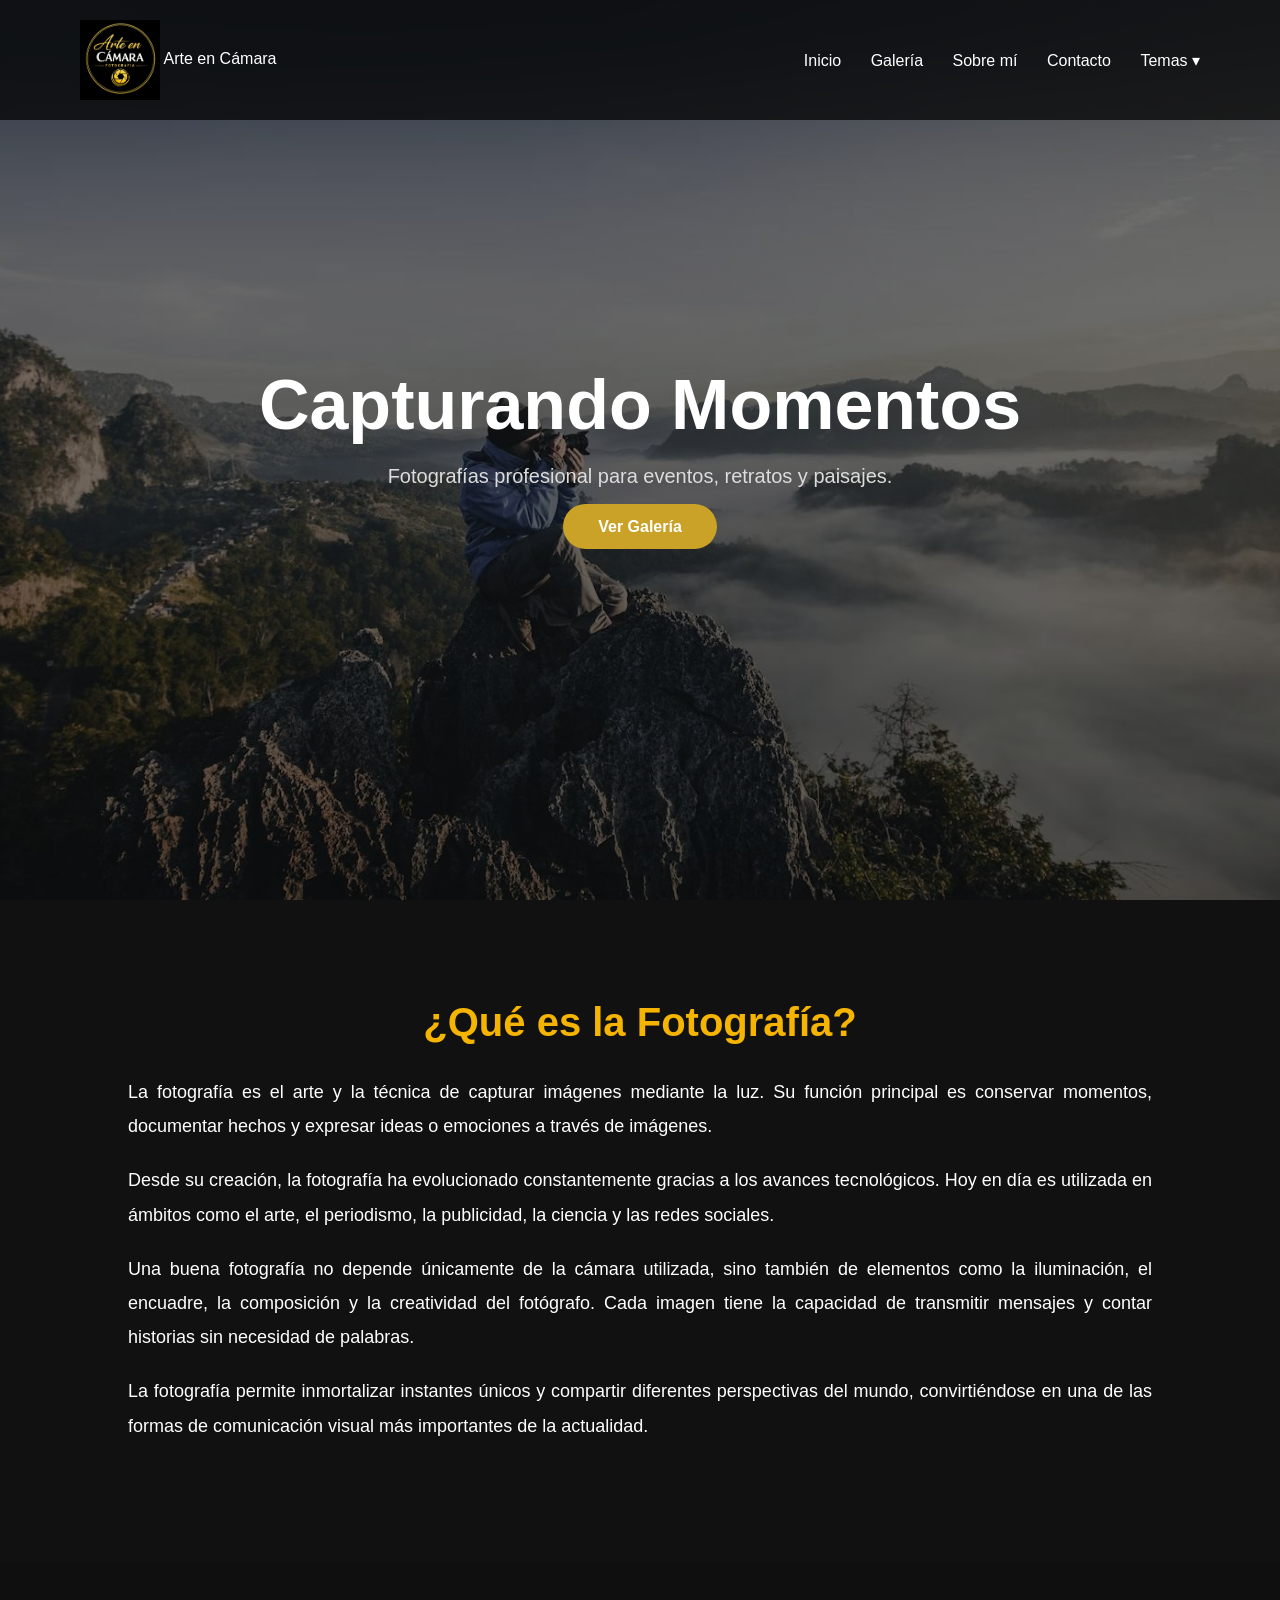
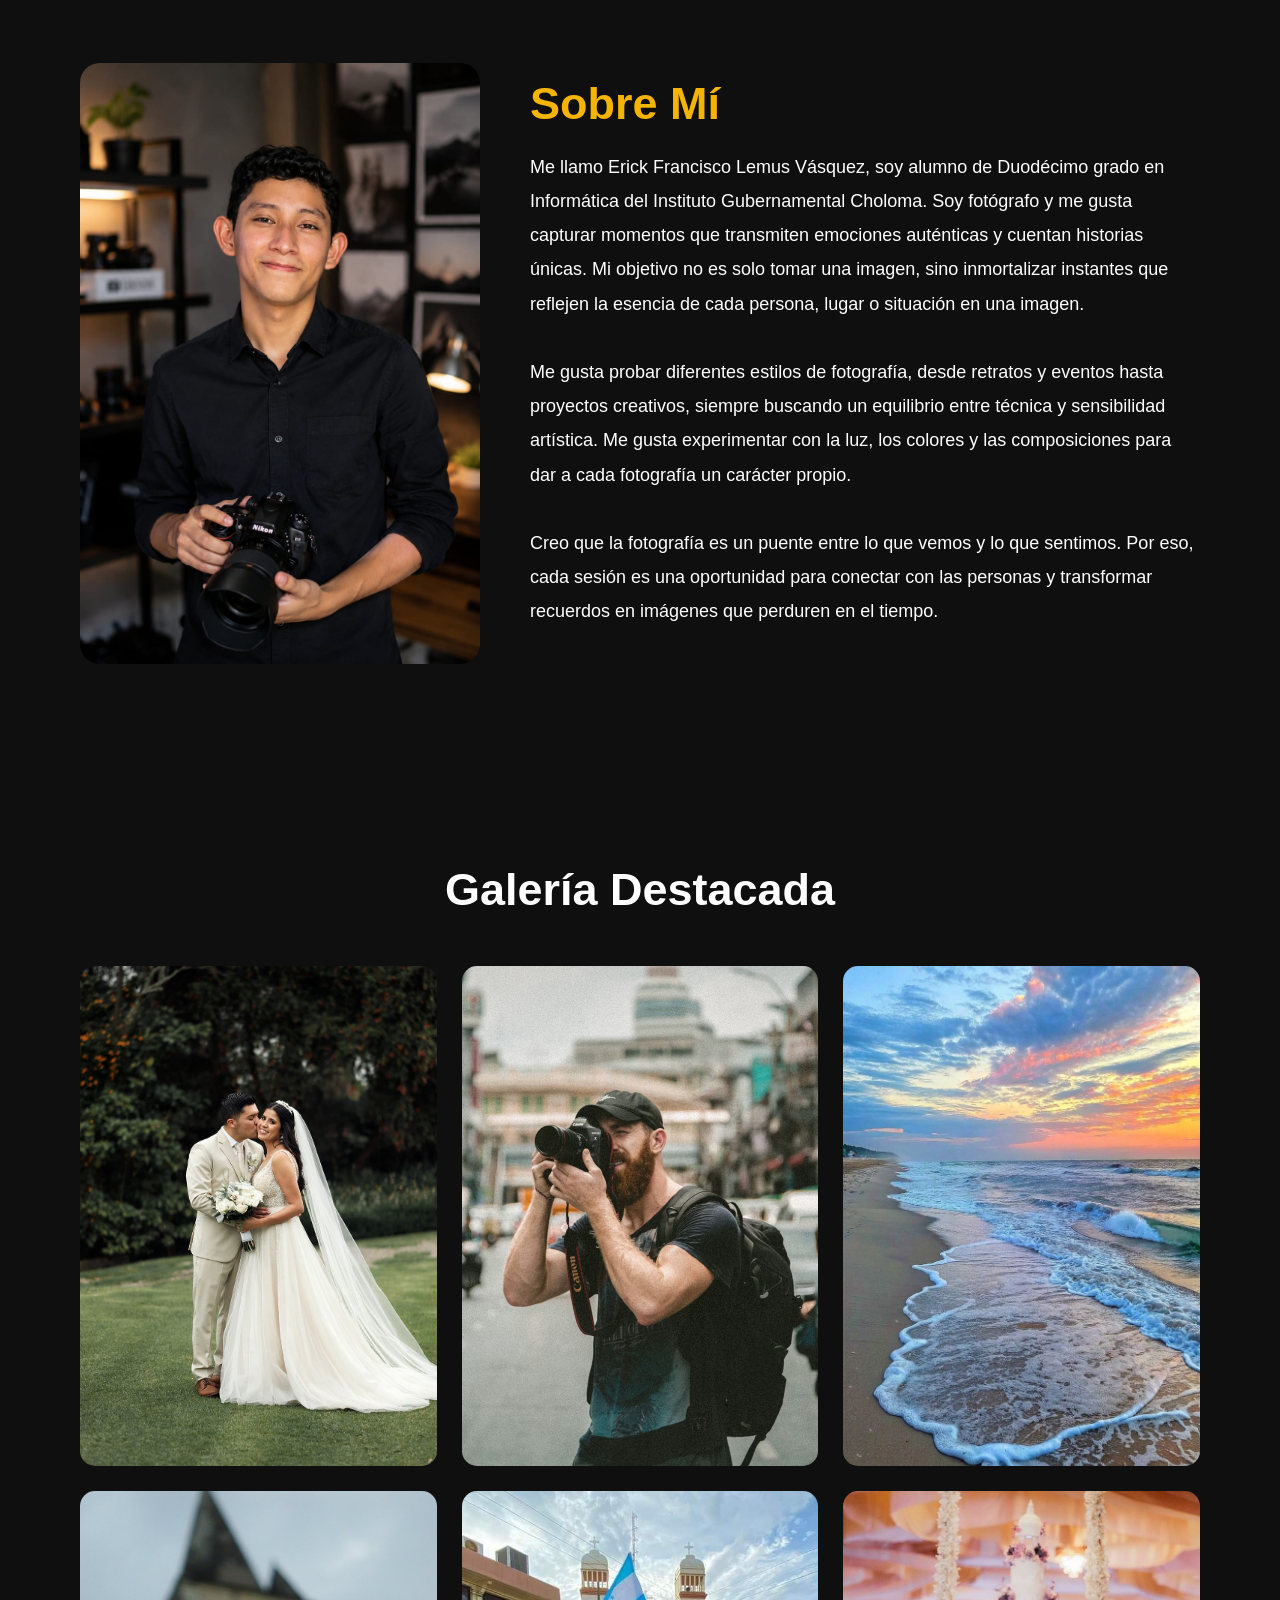
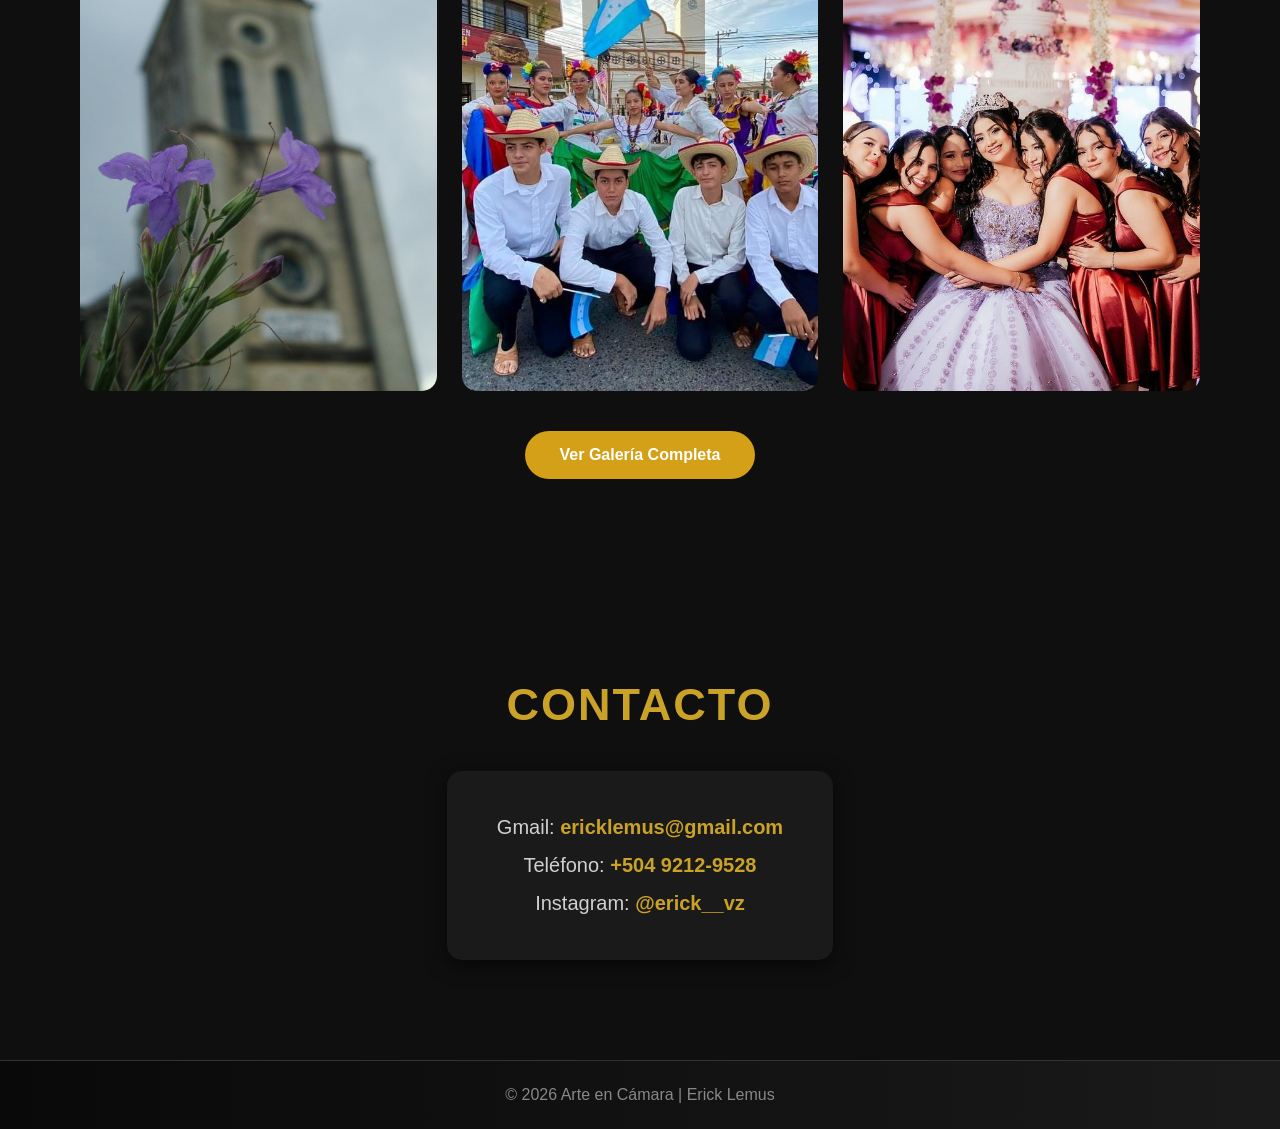
<file: index.html>
<!DOCTYPE html>
<html lang="en">
<head>
  <meta charset="UTF-8">
  <meta name="viewport" content="width=device-width, initial-scale=1.0">
  <link rel="stylesheet" href="estilo.css">
  <link rel="shortcut icon" href="baner.jpg">
  <title>Arte en cámara</title>
  <link rel="icon" type="image/png" sizes="16x16" href="favicon-16x16.png">
</head>
<body>

  <header>
    <div class="logo">
      <img src="logooo.jpg" alt="Arte en Cámara" class="logo-img">
      <span>Arte en Cámara</span>
    </div>

    <nav>
      <a href="#">Inicio</a>
      <a href="#galeria">Galería</a>
      <a href="#sobre">Sobre mí</a>
      <a href="#contacto">Contacto</a>
      <div class="dropdown">
        <a href="#tema">Temas ▾</a>
        <div class="dropdown-content">
          <a href="historia.html">Historia de la Fotografía</a>
          <a href="tipos.html">Tipos de Fotografía</a>
          <a href="camaras.html">Tipos de Cámaras</a>
          <a href="angulos.html">Tipos de ángulos</a>
          <a href="edicion.html">Edición Fotográfica</a>
        </div>
      </div>
    </nav>
  </header>

  <section class="fondo">
    <div class="fondo-content">
      <h1>Capturando Momentos</h1>
      <p>Fotografías profesional para eventos, retratos y paisajes.</p>
      <a href="#galeria" class="btn">Ver Galería</a>
    </div>
  </section>

  <section class="info-fotografia">
  <div class="contenido">
    <h2>¿Qué es la Fotografía?</h2>
    <p>
      La fotografía es el arte y la técnica de capturar imágenes mediante la luz.
      Su función principal es conservar momentos, documentar hechos y expresar ideas
      o emociones a través de imágenes.
    </p>
    <p>
      Desde su creación, la fotografía ha evolucionado constantemente gracias a los
      avances tecnológicos. Hoy en día es utilizada en ámbitos como el arte, el
      periodismo, la publicidad, la ciencia y las redes sociales.
    </p>
    <p>
      Una buena fotografía no depende únicamente de la cámara utilizada, sino también
      de elementos como la iluminación, el encuadre, la composición y la creatividad
      del fotógrafo. Cada imagen tiene la capacidad de transmitir mensajes y contar
      historias sin necesidad de palabras.
    </p>
    <p>
      La fotografía permite inmortalizar instantes únicos y compartir diferentes
      perspectivas del mundo, convirtiéndose en una de las formas de comunicación
      visual más importantes de la actualidad.
    </p>
  </div>
  </section>

    <section class="sobre" id="sobre">
    <img src="yo.jpeg">
    <div class="texto-sobre">
      <h2>Sobre Mí</h2>
      <p>
        Me llamo Erick Francisco Lemus Vásquez, soy alumno de Duodécimo grado en Informática del Instituto Gubernamental Choloma. Soy fotógrafo y me gusta capturar momentos que transmiten emociones auténticas y cuentan historias únicas. 
        Mi objetivo no es solo tomar una imagen, sino inmortalizar instantes que reflejen la esencia de cada persona, lugar o situación en una imagen.<br><br>
        Me gusta probar diferentes estilos de fotografía, desde retratos y eventos hasta proyectos creativos, siempre buscando un equilibrio entre técnica y sensibilidad artística. 
        Me gusta experimentar con la luz, los colores y las composiciones para dar a cada fotografía un carácter propio.<br><br>
        Creo que la fotografía es un puente entre lo que vemos y lo que sentimos. 
        Por eso, cada sesión es una oportunidad para conectar con las personas y transformar recuerdos en imágenes que perduren en el tiempo.
        
      </p>
    </div>
  </section>

  <section class="galeria" id="galeria">
    <h2 class="titulo">Galería Destacada</h2>
    <div class="contenedor-galeria">
      <div class="foto">
        <img src="imag/event01.jpg">
      </div>
      <div class="foto">
        <img src="imag/galeria 2.avif">
      </div>
      <div class="foto">
        <img src="imag/paisaje04.jpg">
      </div>
      <div class="foto">
        <img src="imag/img7.jpg">
      </div>
      <div class="foto">
        <img src="imag/cultura04.jpg">
      </div>
      <div class="foto">
        <img src="imag/event03.jpg">
      </div>
    </div>
    <div class="ver-mas">
        <a href="galeria.html" class="btn-ver-mas">
            Ver Galería Completa
        </a>
    </div>
  </section>

  <section class="contacto" id="contacto">
    <h2>Contacto</h2>
    <div class="contacto-box">
      <p>Gmail: <a href="mailto:ericklemus@gmail.com">ericklemus@gmail.com</a></p>
      <p>Teléfono: <a href="tel:+50492129528">+504 9212-9528</a></p>
      <p>Instagram: <a href="https://instagram.com/erick__vz" target="_blank">@erick__vz</a></p>
    </div>
  </section>


  <footer>
    <p>© 2026 Arte en Cámara | Erick Lemus</p>
  </footer>
</body>
</html>
</file>
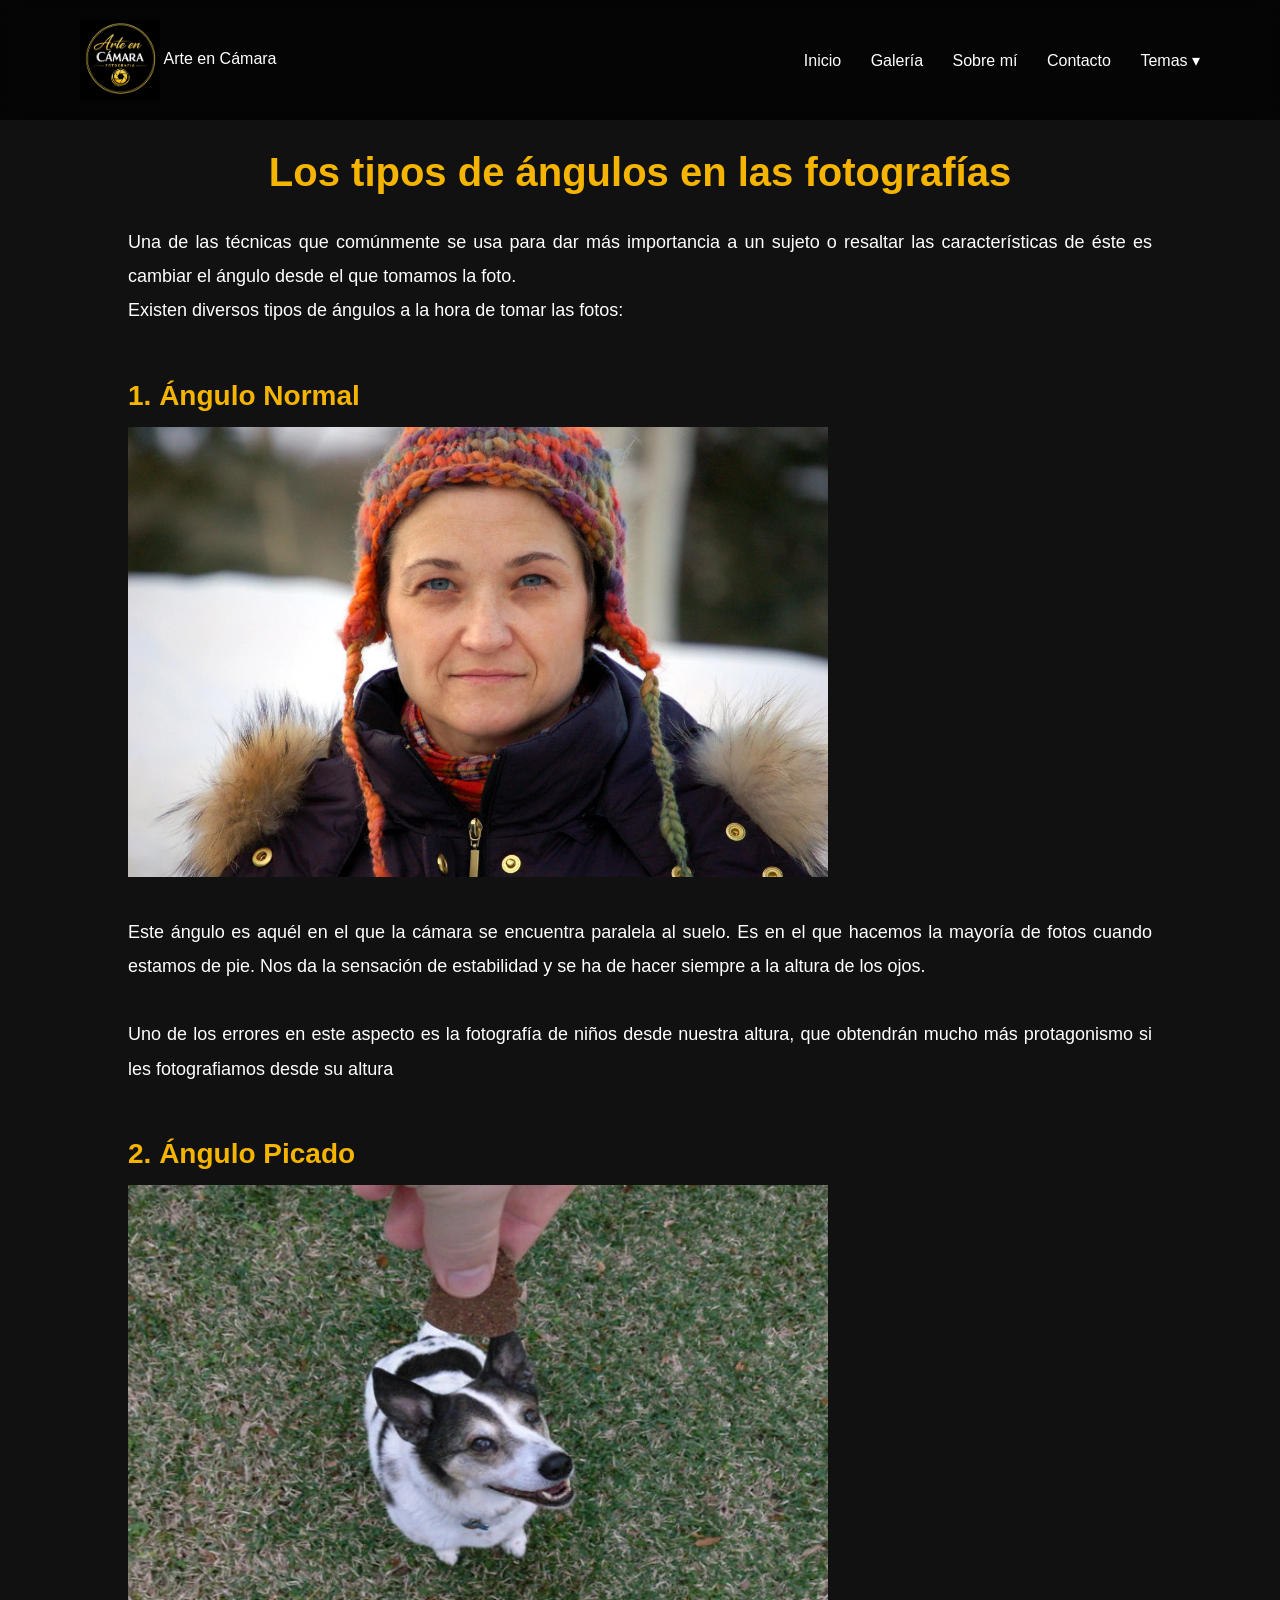
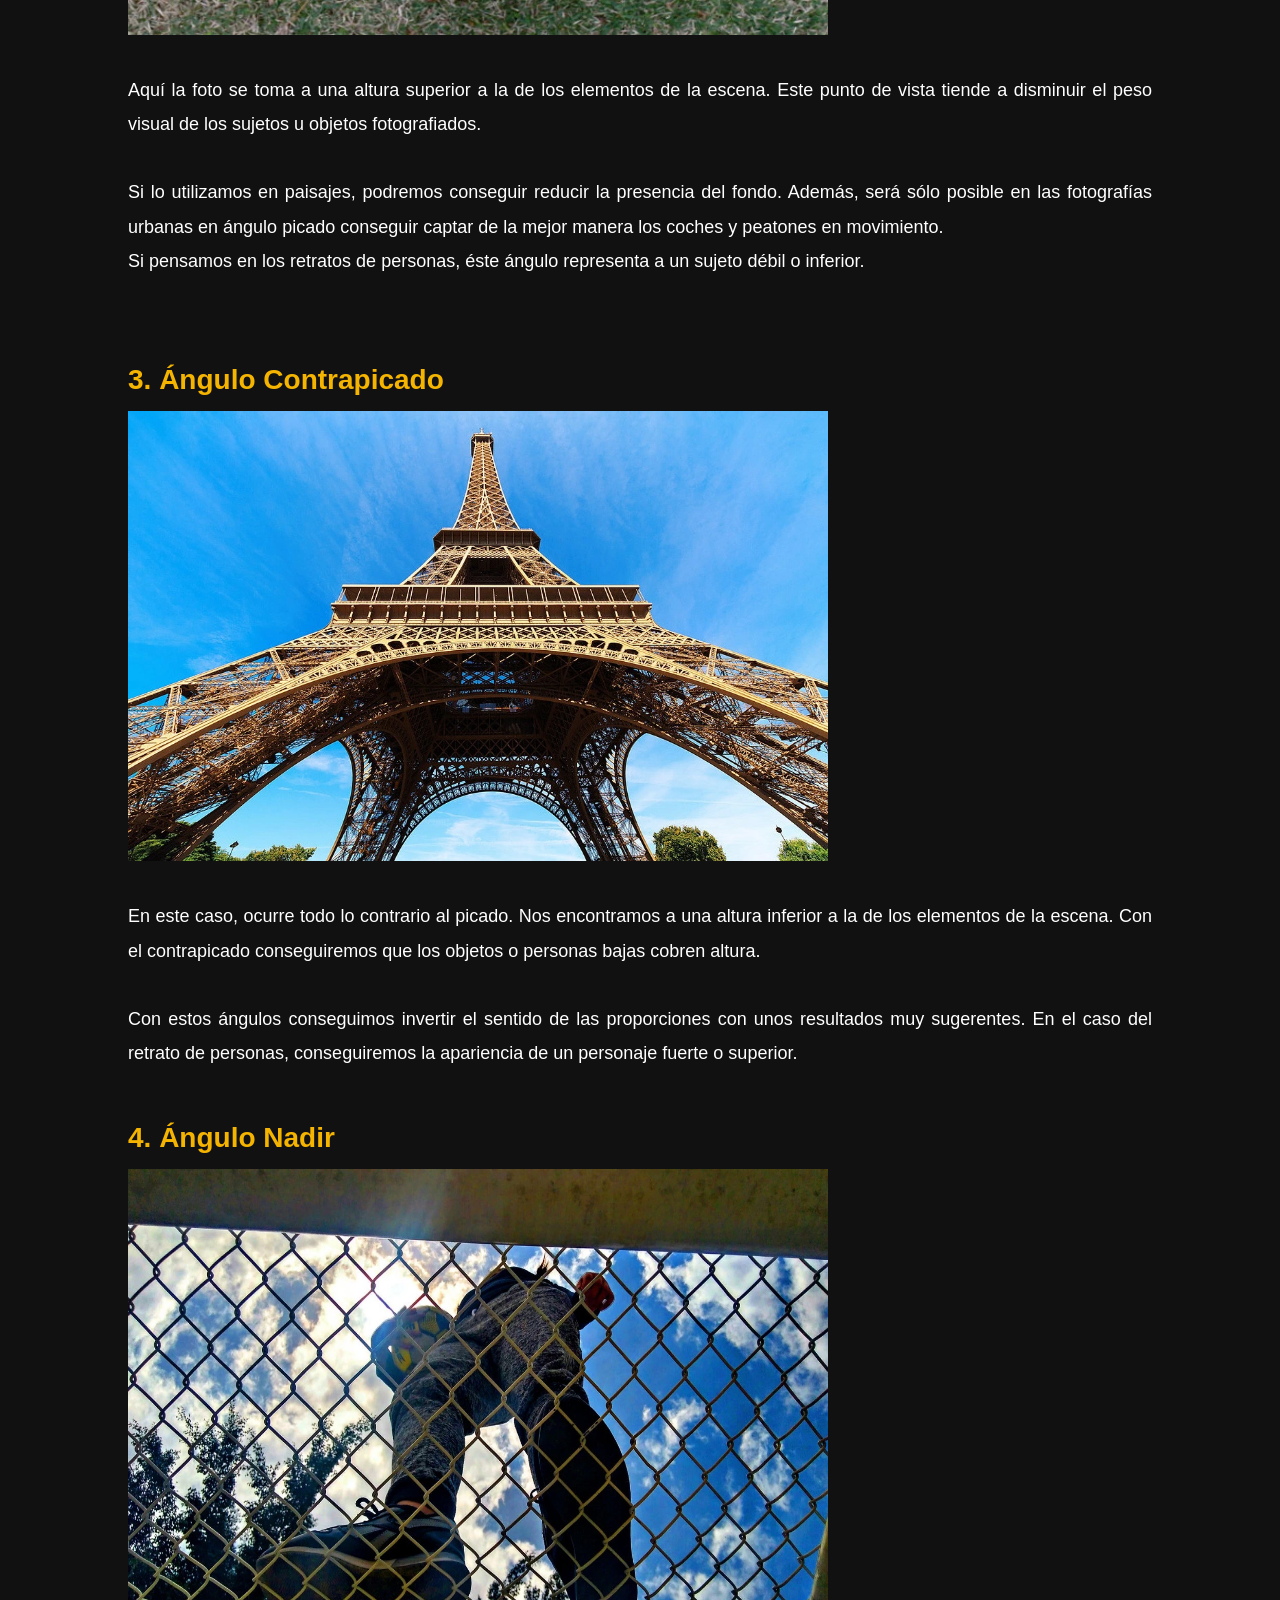
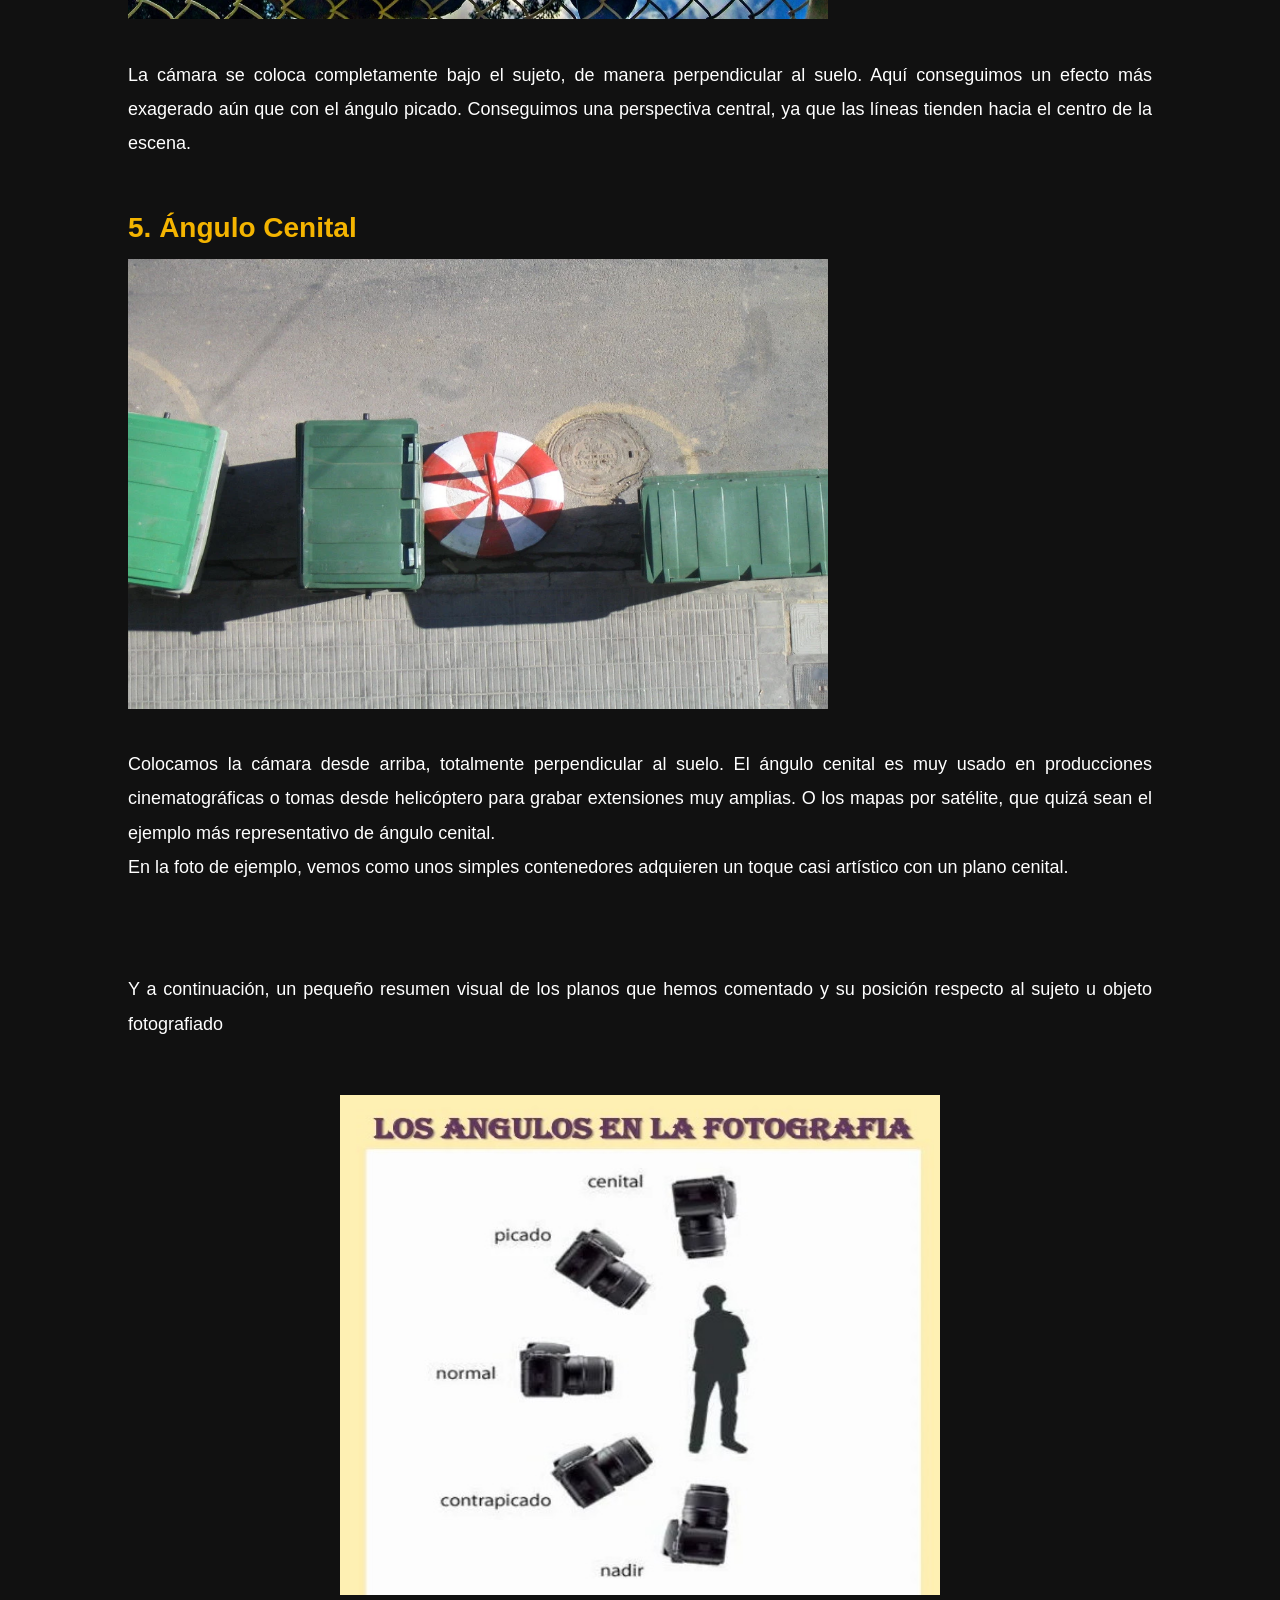
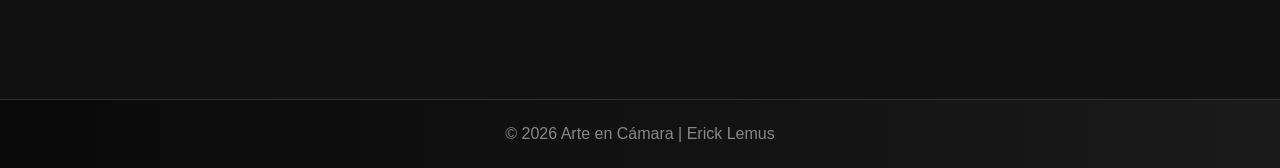
<file: angulos.html>
<!DOCTYPE html>
<html lang="es">
<head>
    <meta charset="UTF-8">
    <meta name="viewport" content="width=device-width, initial-scale=1.0">
    <title>Ángulos Fotográficos| Arte en Cámara</title>
    <link rel="stylesheet" href="estilo.css">
    <link rel="icon" type="image/png" sizes="16x16" href="favicon-16x16.png">
</head>
<body>
<header>
    <div class="logo">
      <img src="logooo.jpg" alt="Arte en Cámara" class="logo-img">
      <span>Arte en Cámara</span>
    </div>

    <nav>
        <a href="index.html">Inicio</a>
        <a href="galeria.html">Galería</a>
        <a href="index.html#sobre">Sobre mí</a>
        <a href="index.html#contacto">Contacto</a>
      <div class="dropdown">
        <a href="#temas">Temas ▾</a>
        <div class="dropdown-content">
          <a href="historia.html">Historia de la Fotografía</a>
          <a href="tipos.html">Tipos de Fotografía</a>
          <a href="camaras.html">Tipos de Cámaras</a>
          <a href="angulos.html">Tipos de ángulos</a>
          <a href="edicion.html">Edición Fotográfica</a>
        </div>
      </div>
    </nav>
</header>
<section class="info-fotografia" style="padding-top:150px;">
    <div class="contenido">
        <h2>Los tipos de ángulos en las fotografías</h2>

        <p>
            Una de las técnicas que comúnmente se usa para dar más importancia a un sujeto o resaltar las características de éste 
            es cambiar el ángulo desde el que tomamos la foto.<br>
            Existen diversos tipos de ángulos a la hora de tomar las fotos:<br>
        </p>

        <h3><br>1. Ángulo Normal</h3>
        <div style="text-align: left;">
            <img src="imag/angu01.webp" style="height: 450px; width: 700px;">
        </div>
        <p>
            <br>
            Este ángulo es aquél en el que la cámara se encuentra paralela al suelo. Es en el que hacemos la mayoría de fotos cuando estamos 
            de pie. Nos da la sensación de estabilidad y se ha de hacer siempre a la altura de los ojos.<br>
            <br>Uno de los errores en este aspecto es la fotografía de niños desde nuestra altura, que obtendrán mucho más protagonismo si les 
            fotografiamos desde su altura<br>
            
        </p>

        <h3><br>2. Ángulo Picado</h3>
        <div style="text-align: left;">
            <img src="imag/angu02.webp" style="height: 450px; width: 700px;">
        </div>
        <p>
            <br>
            Aquí la foto se toma a una altura superior a la de los elementos de la escena. Este punto de vista tiende a disminuir el peso visual de los 
            sujetos u objetos fotografiados.<br>
            <br>
            Si lo utilizamos en paisajes, podremos conseguir reducir la presencia del fondo. Además, será sólo posible en las fotografías urbanas en ángulo 
            picado conseguir captar de la mejor manera los coches y peatones en movimiento.<br>
            Si pensamos en los retratos de personas, éste ángulo representa a un sujeto débil o inferior.<br>
            <br>
            
        </p>

        <h3><br>3. Ángulo Contrapicado</h3>
        <div style="text-align: left;">
            <img src="imag/angu03.webp" style="height: 450px; width: 700px;">
        </div>
        <p>
            <br>
            En este caso, ocurre todo lo contrario al picado. Nos encontramos a una altura inferior a la 
            de los elementos de la escena. Con el contrapicado conseguiremos que los objetos o personas bajas cobren altura.<br>
            <br>
            Con estos ángulos conseguimos invertir el sentido de las proporciones con unos resultados muy sugerentes. En el 
            caso del retrato de personas, conseguiremos la apariencia de un personaje fuerte o superior.<br>
            
        </p>

        <h3><br>4. Ángulo Nadir</h3>
        <div style="text-align: left;">
            <img src="imag/angu04.webp" style="height: 450px; width: 700px;">
        </div>
        <p>
            <br>
            La cámara se coloca completamente bajo el sujeto, de manera perpendicular al suelo. Aquí conseguimos un efecto más exagerado 
            aún que con el ángulo picado. Conseguimos una perspectiva central, ya que las líneas tienden hacia el centro de la escena.<br>
            
        </p>

        <h3><br>5. Ángulo Cenital</h3>
        <div style="text-align: left;">
            <img src="imag/angu05.webp" style="height: 450px; width: 700px;">
        </div>
        <p>
            <br>
            Colocamos la cámara desde arriba, totalmente perpendicular al suelo. El ángulo cenital es muy usado en producciones cinematográficas 
            o tomas desde helicóptero para grabar extensiones muy amplias. O los mapas por satélite, que quizá sean el ejemplo más representativo de ángulo cenital.<br>
            En la foto de ejemplo, vemos como unos simples contenedores adquieren un toque casi artístico con un plano cenital.<br>
            <br>
            
        </p>

        <p>
            <br>
            Y a continuación, un pequeño resumen visual de los planos que hemos comentado y su posición 
            respecto al sujeto u objeto fotografiado<br>
            <br>
            
        </p>
        <div style="text-align: center;">
            <img src="imag/angu06.jpg" style="height: 500px; width: 600px;">
        </div>
    </div>
</section>

  <footer>
    <p>© 2026 Arte en Cámara | Erick Lemus</p>
  </footer>

</body>
</html>
</file>
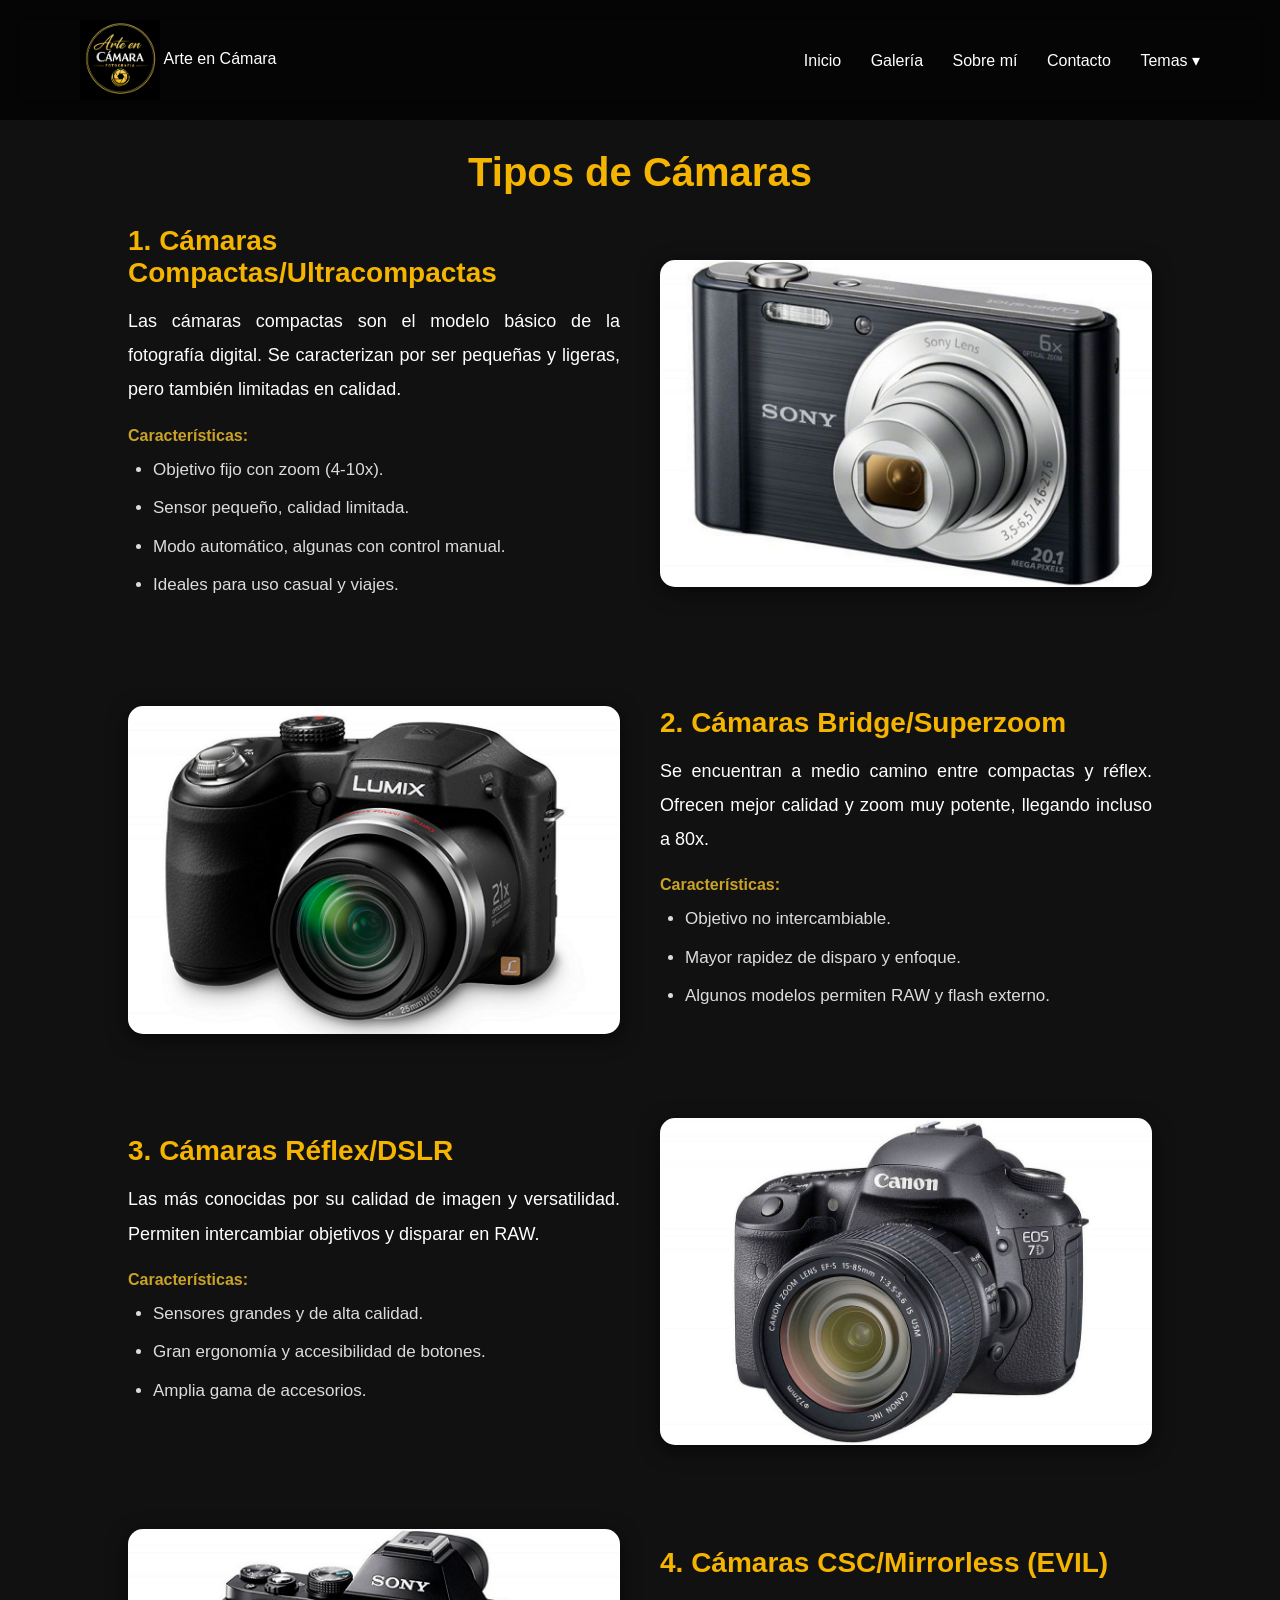
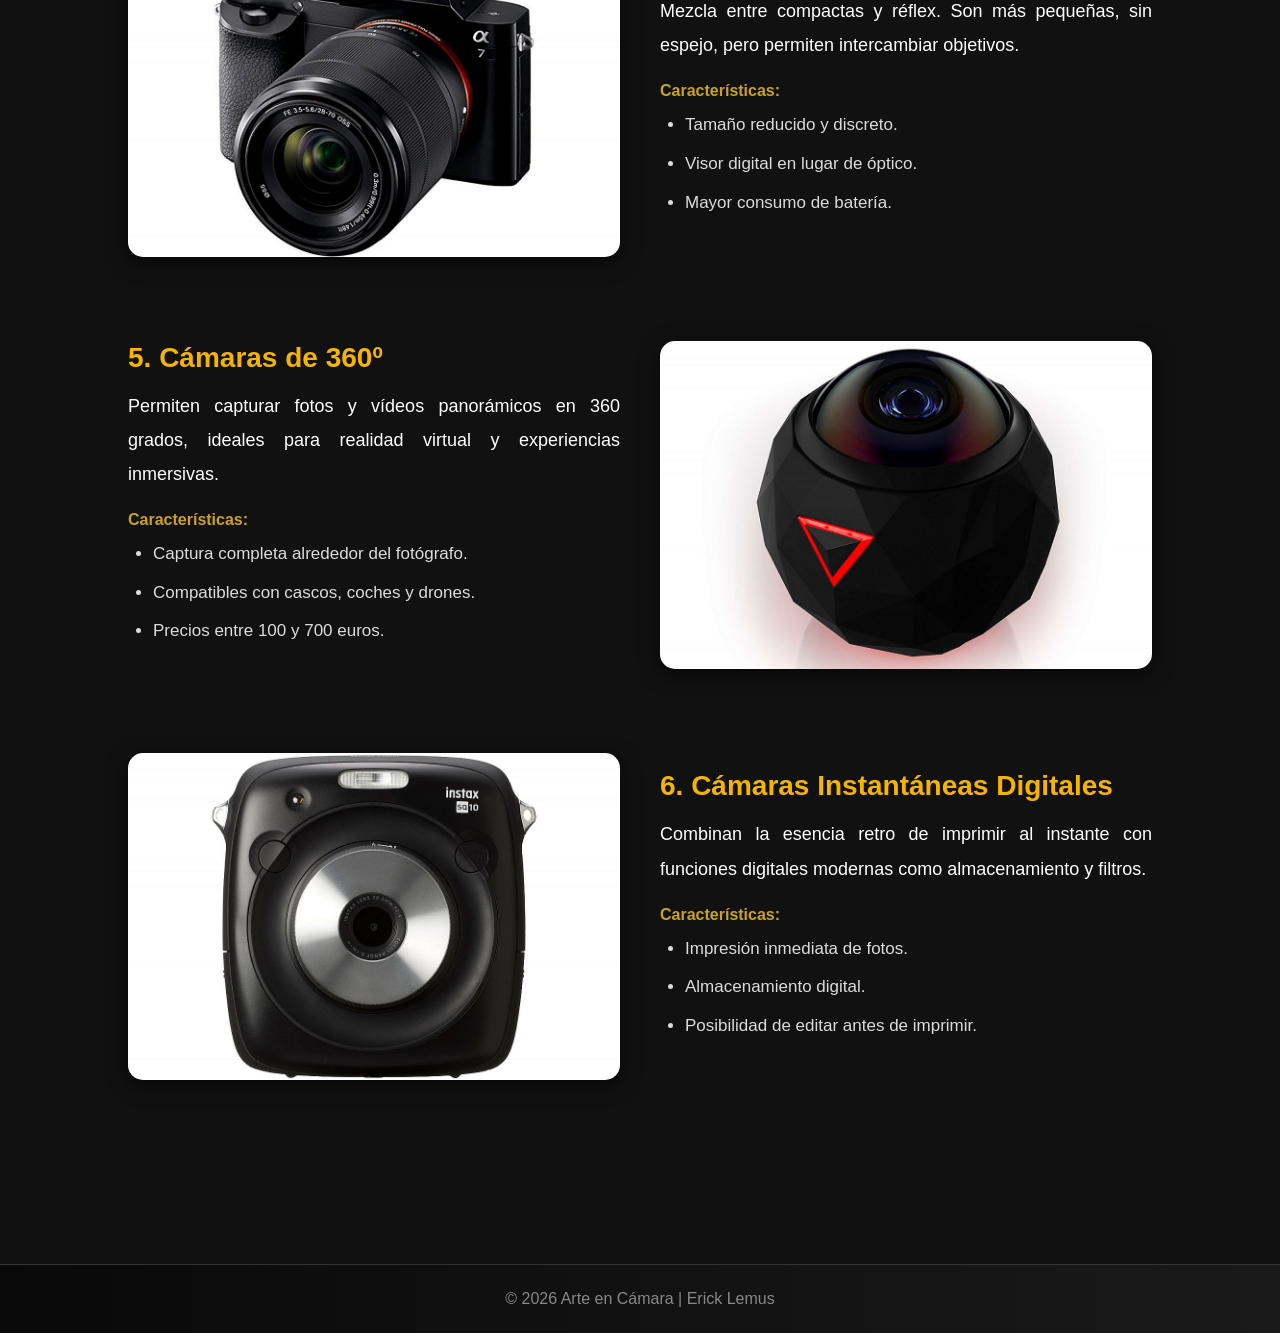
<file: camaras.html>
<!DOCTYPE html>
<html lang="es">
<head>
    <meta charset="UTF-8">
    <meta name="viewport" content="width=device-width, initial-scale=1.0">
    <title>Tipos de cámaras | Arte en Cámara</title>
    <link rel="stylesheet" href="estilo.css">
    <link rel="icon" type="image/png" sizes="16x16" href="favicon-16x16.png">
</head>
<body>
<header>
    <div class="logo">
      <img src="logooo.jpg" alt="Arte en Cámara" class="logo-img">
      <span>Arte en Cámara</span>
    </div>

    <nav>
        <a href="index.html">Inicio</a>
        <a href="galeria.html">Galería</a>
        <a href="index.html#sobre">Sobre mí</a>
        <a href="index.html#contacto">Contacto</a>
      <div class="dropdown">
        <a href="#temas">Temas ▾</a>
        <div class="dropdown-content">
          <a href="historia.html">Historia de la Fotografía</a>
          <a href="tipos.html">Tipos de Fotografía</a>
          <a href="camaras.html">Tipos de Cámaras</a>
          <a href="angulos.html">Tipos de ángulos</a>
          <a href="edicion.html">Edición Fotográfica</a>
        </div>
      </div>
    </nav>
</header>

<section class="info-fotografia" style="padding-top:150px;">
  <h2>Tipos de Cámaras</h2>

  <div class="fila">
    <div class="texto">
      <h3>1. Cámaras Compactas/Ultracompactas</h3>
      <p>Las cámaras compactas son el modelo básico de la fotografía digital. Se caracterizan por ser pequeñas y ligeras, pero también limitadas en calidad.</p>
      <strong>Características:</strong>
      <ul>
        <li>Objetivo fijo con zoom (4-10x).</li>
        <li>Sensor pequeño, calidad limitada.</li>
        <li>Modo automático, algunas con control manual.</li>
        <li>Ideales para uso casual y viajes.</li>
      </ul>
    </div>
    <div class="imagen">
      <img src="imag/camara01.jpg" alt="Cámara compacta">
    </div>
  </div>

  <div class="fila invertida">
    <div class="texto">
      <h3>2. Cámaras Bridge/Superzoom</h3>
      <p>Se encuentran a medio camino entre compactas y réflex. Ofrecen mejor calidad y zoom muy potente, llegando incluso a 80x.</p>
      <strong>Características:</strong>
      <ul>
        <li>Objetivo no intercambiable.</li>
        <li>Mayor rapidez de disparo y enfoque.</li>
        <li>Algunos modelos permiten RAW y flash externo.</li>
      </ul>
    </div>
    <div class="imagen">
      <img src="imag/camara02.jpg" alt="Cámara bridge">
    </div>
  </div>

  <div class="fila">
    <div class="texto">
      <h3>3. Cámaras Réflex/DSLR</h3>
      <p>Las más conocidas por su calidad de imagen y versatilidad. Permiten intercambiar objetivos y disparar en RAW.</p>
      <strong>Características:</strong>
      <ul>
        <li>Sensores grandes y de alta calidad.</li>
        <li>Gran ergonomía y accesibilidad de botones.</li>
        <li>Amplia gama de accesorios.</li>
      </ul>
    </div>
    <div class="imagen">
      <img src="imag/camara03.jpg" alt="Cámara réflex">
    </div>
  </div>

  <div class="fila invertida">
    <div class="texto">
      <h3>4. Cámaras CSC/Mirrorless (EVIL)</h3>
      <p>Mezcla entre compactas y réflex. Son más pequeñas, sin espejo, pero permiten intercambiar objetivos.</p>
      <strong>Características:</strong>
      <ul>
        <li>Tamaño reducido y discreto.</li>
        <li>Visor digital en lugar de óptico.</li>
        <li>Mayor consumo de batería.</li>
      </ul>
    </div>
    <div class="imagen">
      <img src="imag/camara04.jpg" alt="Cámara mirrorless">
    </div>
  </div>

  <div class="fila">
    <div class="texto">
      <h3>5. Cámaras de 360º</h3>
      <p>Permiten capturar fotos y vídeos panorámicos en 360 grados, ideales para realidad virtual y experiencias inmersivas.</p>
      <strong>Características:</strong>
      <ul>
        <li>Captura completa alrededor del fotógrafo.</li>
        <li>Compatibles con cascos, coches y drones.</li>
        <li>Precios entre 100 y 700 euros.</li>
      </ul>
    </div>
    <div class="imagen">
      <img src="imag/camara05.jpg" alt="Cámara 360">
    </div>
  </div>

  <div class="fila invertida">
    <div class="texto">
      <h3>6. Cámaras Instantáneas Digitales</h3>
      <p>Combinan la esencia retro de imprimir al instante con funciones digitales modernas como almacenamiento y filtros.</p>
      <strong>Características:</strong>
      <ul>
        <li>Impresión inmediata de fotos.</li>
        <li>Almacenamiento digital.</li>
        <li>Posibilidad de editar antes de imprimir.</li>
      </ul>
    </div>
    <div class="imagen">
      <img src="imag/camara06.jpg" alt="Cámara instantánea">
    </div>
  </div>
</section>

  <footer>
    <p>© 2026 Arte en Cámara | Erick Lemus</p>
  </footer>
</body>
</html>
</file>
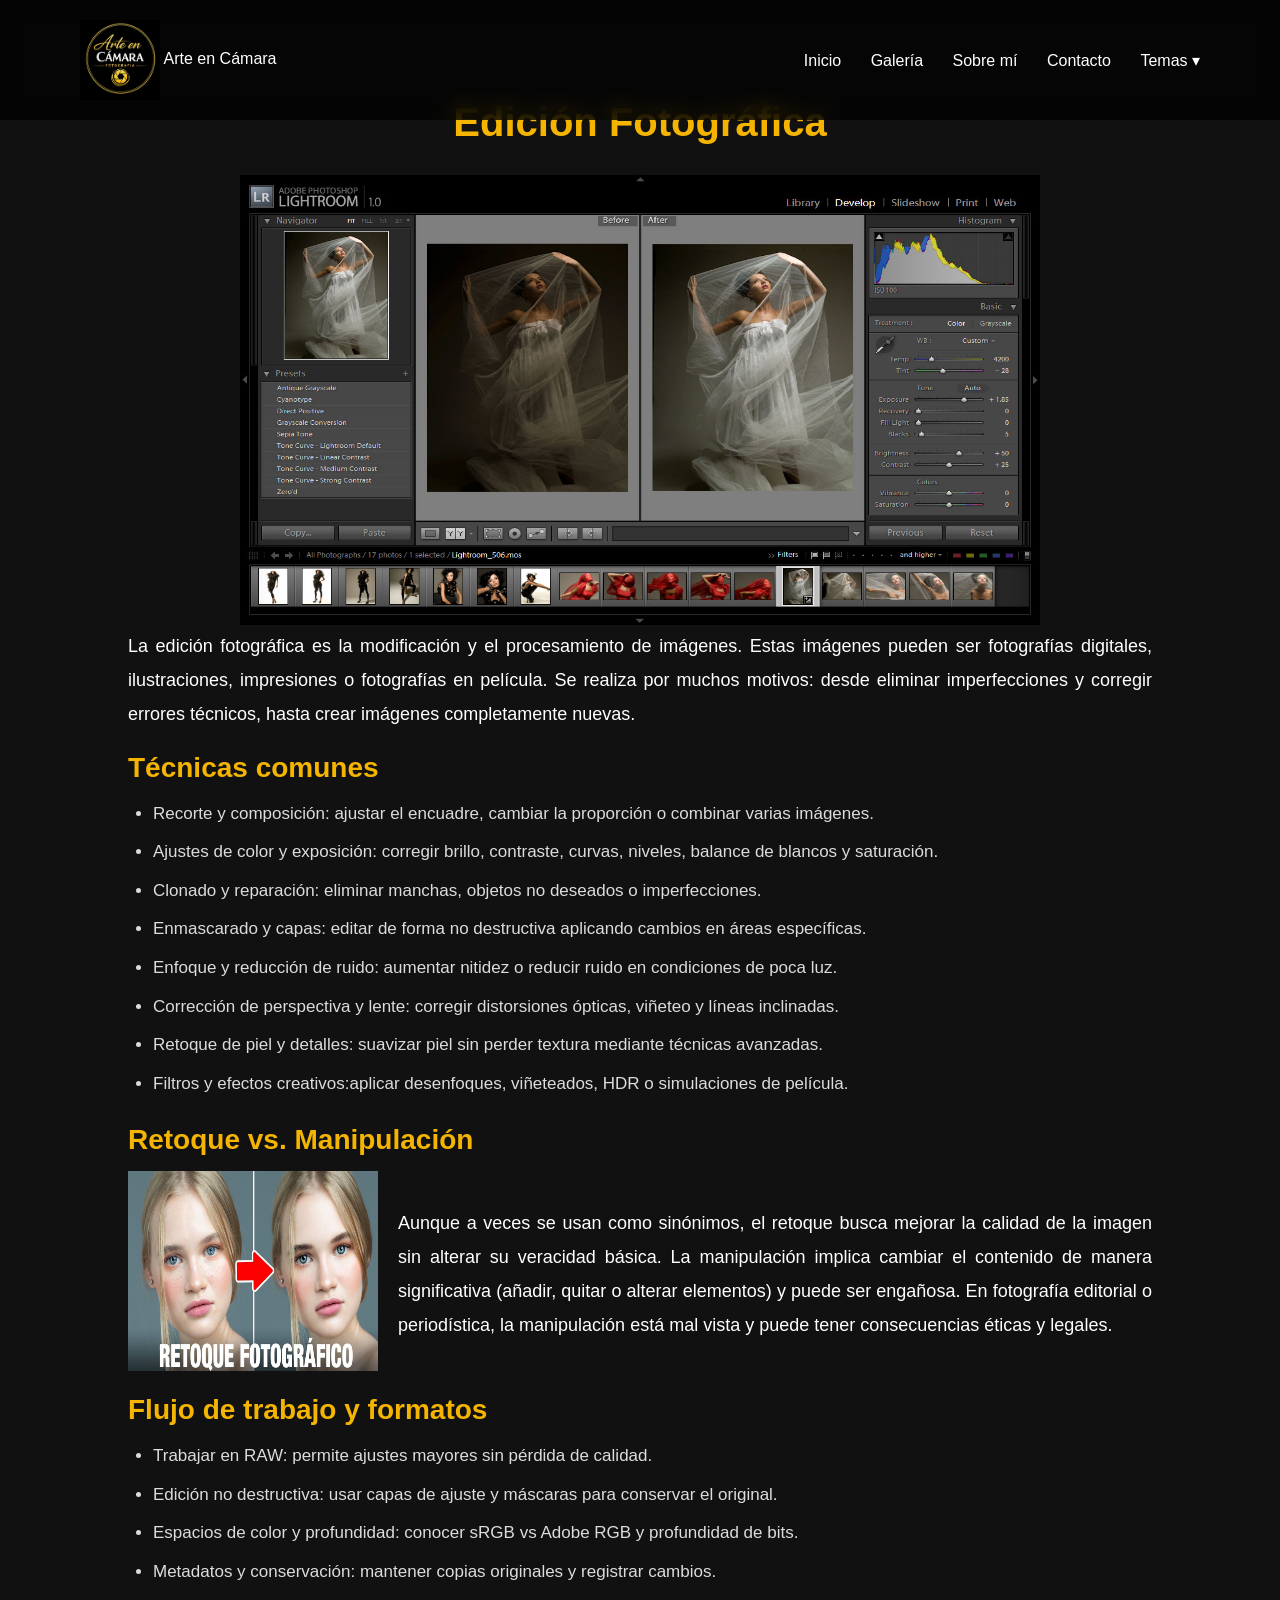
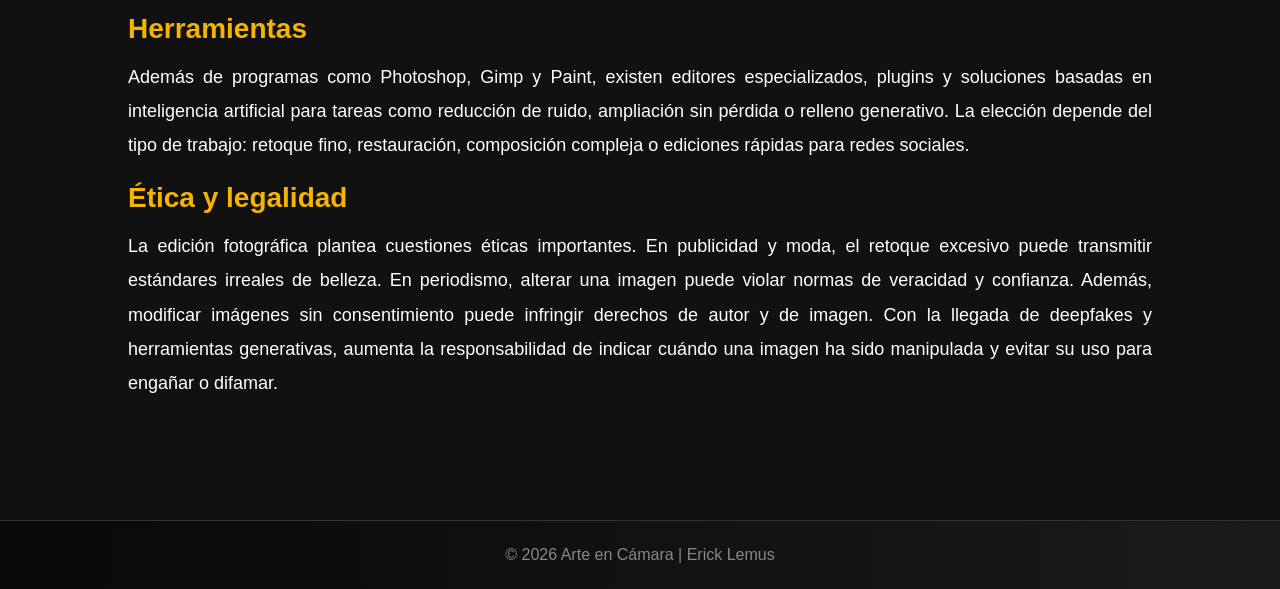
<file: edicion.html>
<!DOCTYPE html>
<html lang="es">
<head>
    <meta charset="UTF-8">
    <meta name="viewport" content="width=device-width, initial-scale=1.0">
    <title>Edición Fotográfica | Arte en Cámara</title>
    <link rel="stylesheet" href="estilo.css">
    <link rel="icon" type="image/png" sizes="16x16" href="favicon-16x16.png">
</head>
<body>
<header>
    <div class="logo">
      <img src="logooo.jpg" alt="Arte en Cámara" class="logo-img">
      <span>Arte en Cámara</span>
    </div>
    <nav>
        <a href="index.html">Inicio</a>
        <a href="galeria.html">Galería</a>
        <a href="index.html#sobre">Sobre mí</a>
        <a href="index.html#contacto">Contacto</a>
      <div class="dropdown">
        <a href="#temas">Temas ▾</a>
        <div class="dropdown-content">
          <a href="historia.html">Historia de la Fotografía</a>
          <a href="tipos.html">Tipos de Fotografía</a>
          <a href="camaras.html">Tipos de Cámaras</a>
          <a href="angulos.html">Tipos de ángulos</a>
          <a href="edicion.html">Edición Fotográfica</a>
        </div>
      </div>
    </nav>
</header>

<section class="info-fotografia">
  <h2>Edición Fotográfica</h2>
  <div style="text-align: center;">
            <img src="imag/edicion.jpg" style="height: 450px; width: 800px;">
        </div>
  <p>
    La edición fotográfica es la modificación y el procesamiento de imágenes. 
    Estas imágenes pueden ser fotografías digitales, ilustraciones, impresiones o fotografías en película. 
    Se realiza por muchos motivos: desde eliminar imperfecciones y corregir errores técnicos, hasta crear imágenes completamente nuevas.
  </p>

  <h3>Técnicas comunes</h3>
  <ul>
    <li>Recorte y composición: ajustar el encuadre, cambiar la proporción o combinar varias imágenes.</li>
    <li>Ajustes de color y exposición: corregir brillo, contraste, curvas, niveles, balance de blancos y saturación.</li>
    <li>Clonado y reparación: eliminar manchas, objetos no deseados o imperfecciones.</li>
    <li>Enmascarado y capas: editar de forma no destructiva aplicando cambios en áreas específicas.</li>
    <li>Enfoque y reducción de ruido: aumentar nitidez o reducir ruido en condiciones de poca luz.</li>
    <li>Corrección de perspectiva y lente: corregir distorsiones ópticas, viñeteo y líneas inclinadas.</li>
    <li>Retoque de piel y detalles: suavizar piel sin perder textura mediante técnicas avanzadas.</li>
    <li>Filtros y efectos creativos:aplicar desenfoques, viñeteados, HDR o simulaciones de película.</li>
  </ul>

  <h3>Retoque vs. Manipulación</h3>
  <img src="imag/edicion02.jpg" style="height:200px; width:250px; float:left; margin-right:20px;">
  <p>
    <br>Aunque a veces se usan como sinónimos, el retoque busca mejorar la calidad de la imagen sin alterar su veracidad básica.  
    La manipulación implica cambiar el contenido de manera significativa (añadir, quitar o alterar elementos) y puede ser engañosa.  
    En fotografía editorial o periodística, la manipulación está mal vista y puede tener consecuencias éticas y legales.
  </p>

  <h3><br>Flujo de trabajo y formatos</h3>
  <ul>
    <li>Trabajar en RAW: permite ajustes mayores sin pérdida de calidad.</li>
    <li>Edición no destructiva: usar capas de ajuste y máscaras para conservar el original.</li>
    <li>Espacios de color y profundidad: conocer sRGB vs Adobe RGB y profundidad de bits.</li>
    <li>Metadatos y conservación: mantener copias originales y registrar cambios.</li>
  </ul>

  <h3>Herramientas</h3>
  <p>
    Además de programas como Photoshop, Gimp y Paint, existen editores especializados, plugins y soluciones basadas en inteligencia artificial 
    para tareas como reducción de ruido, ampliación sin pérdida o relleno generativo. La elección depende del tipo de trabajo: retoque fino, 
    restauración, composición compleja o ediciones rápidas para redes sociales.
  </p>

  <h3>Ética y legalidad</h3>
  <p>
    La edición fotográfica plantea cuestiones éticas importantes.  
    En publicidad y moda, el retoque excesivo puede transmitir estándares irreales de belleza.  
    En periodismo, alterar una imagen puede violar normas de veracidad y confianza.  
    Además, modificar imágenes sin consentimiento puede infringir derechos de autor y de imagen.  
    Con la llegada de deepfakes y herramientas generativas, aumenta la responsabilidad de indicar cuándo una imagen ha sido manipulada y evitar su uso para engañar o difamar.
  </p>
</section>


  <footer>
    <p>© 2026 Arte en Cámara | Erick Lemus</p>
  </footer>

</body>
</html>
</file>
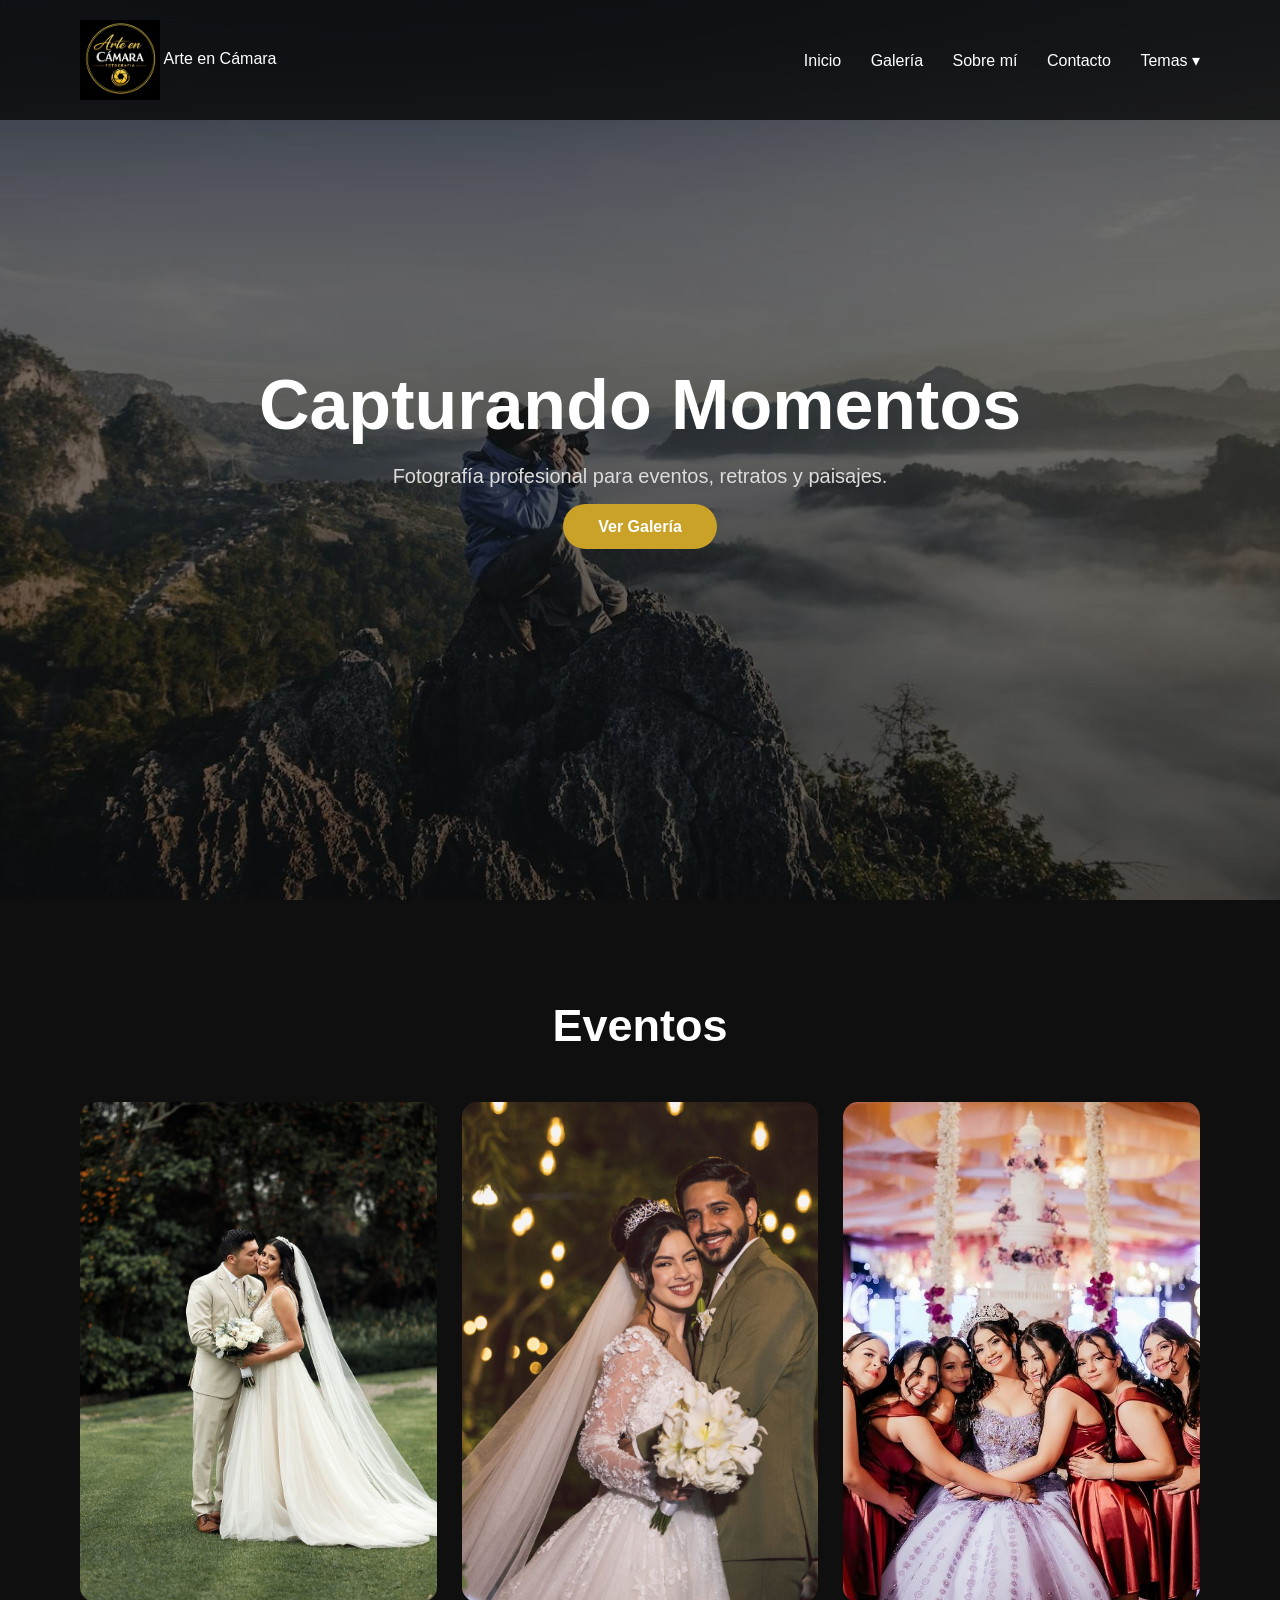
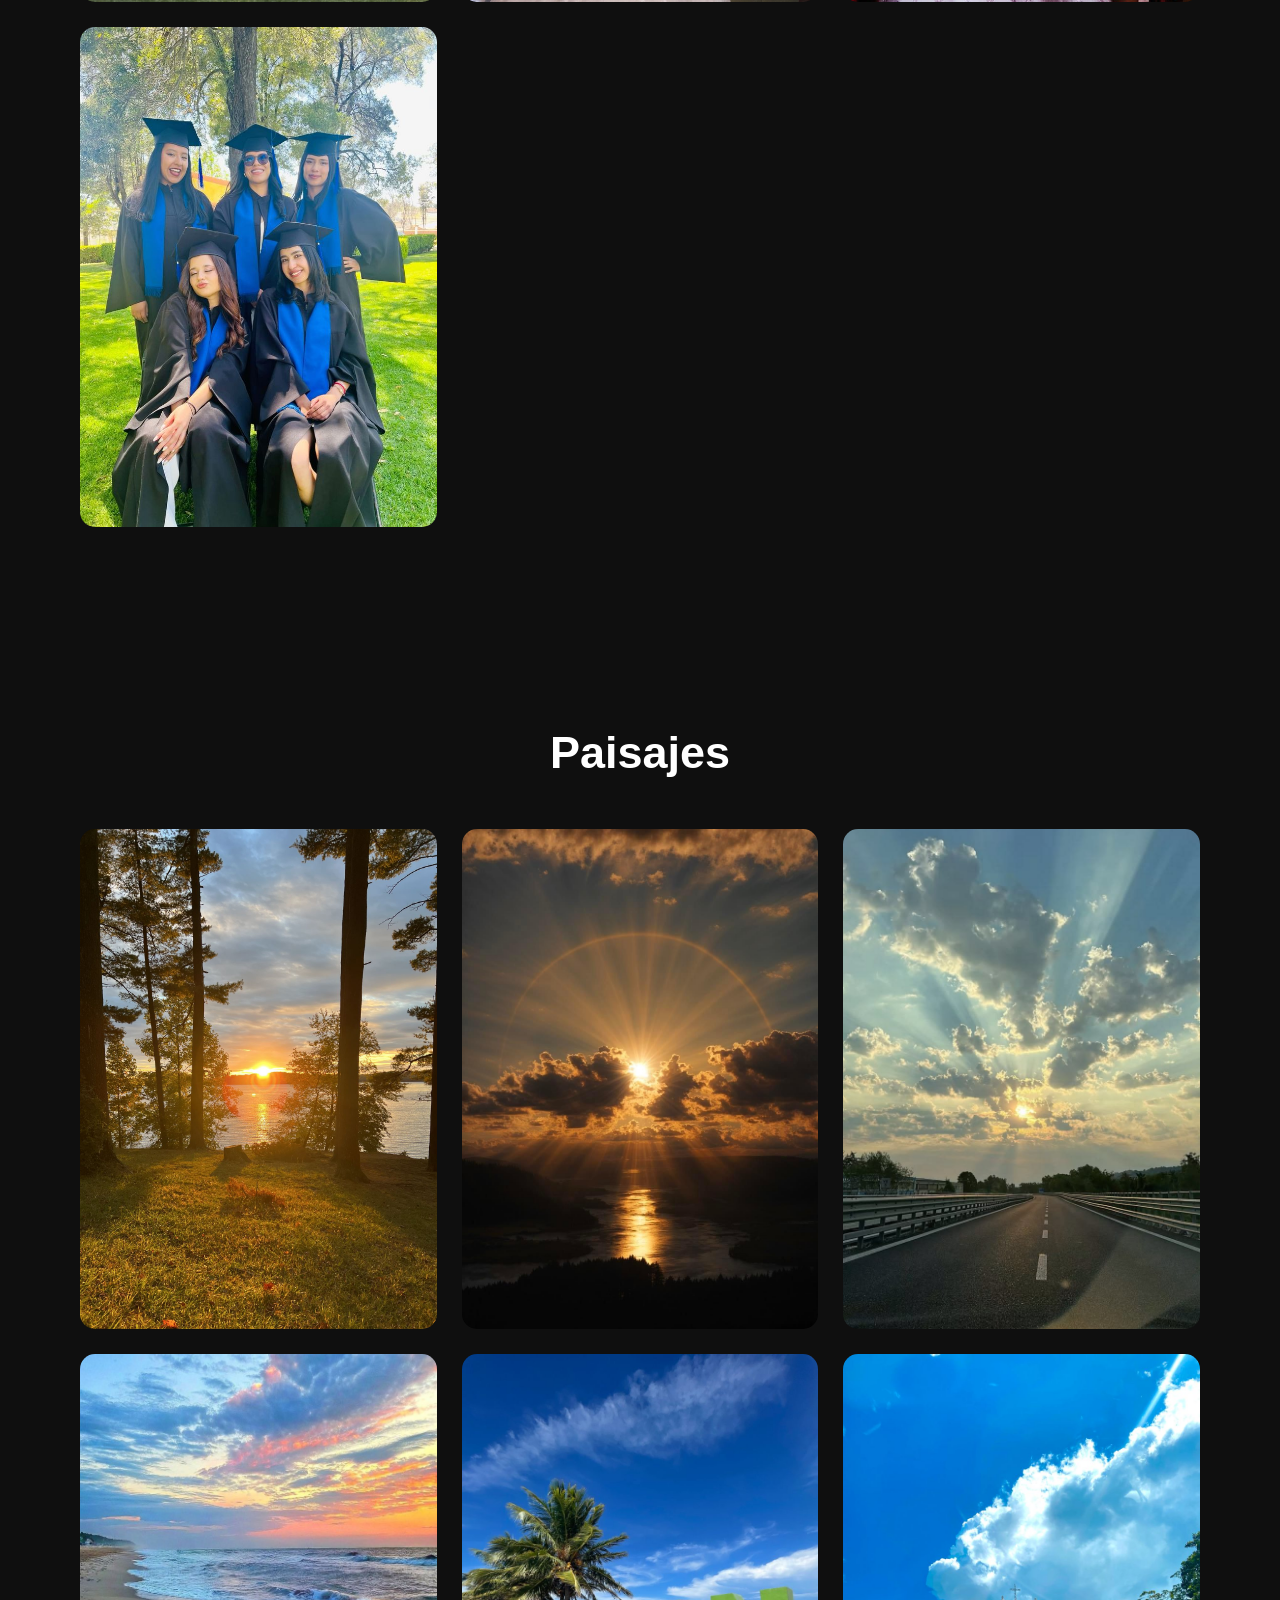
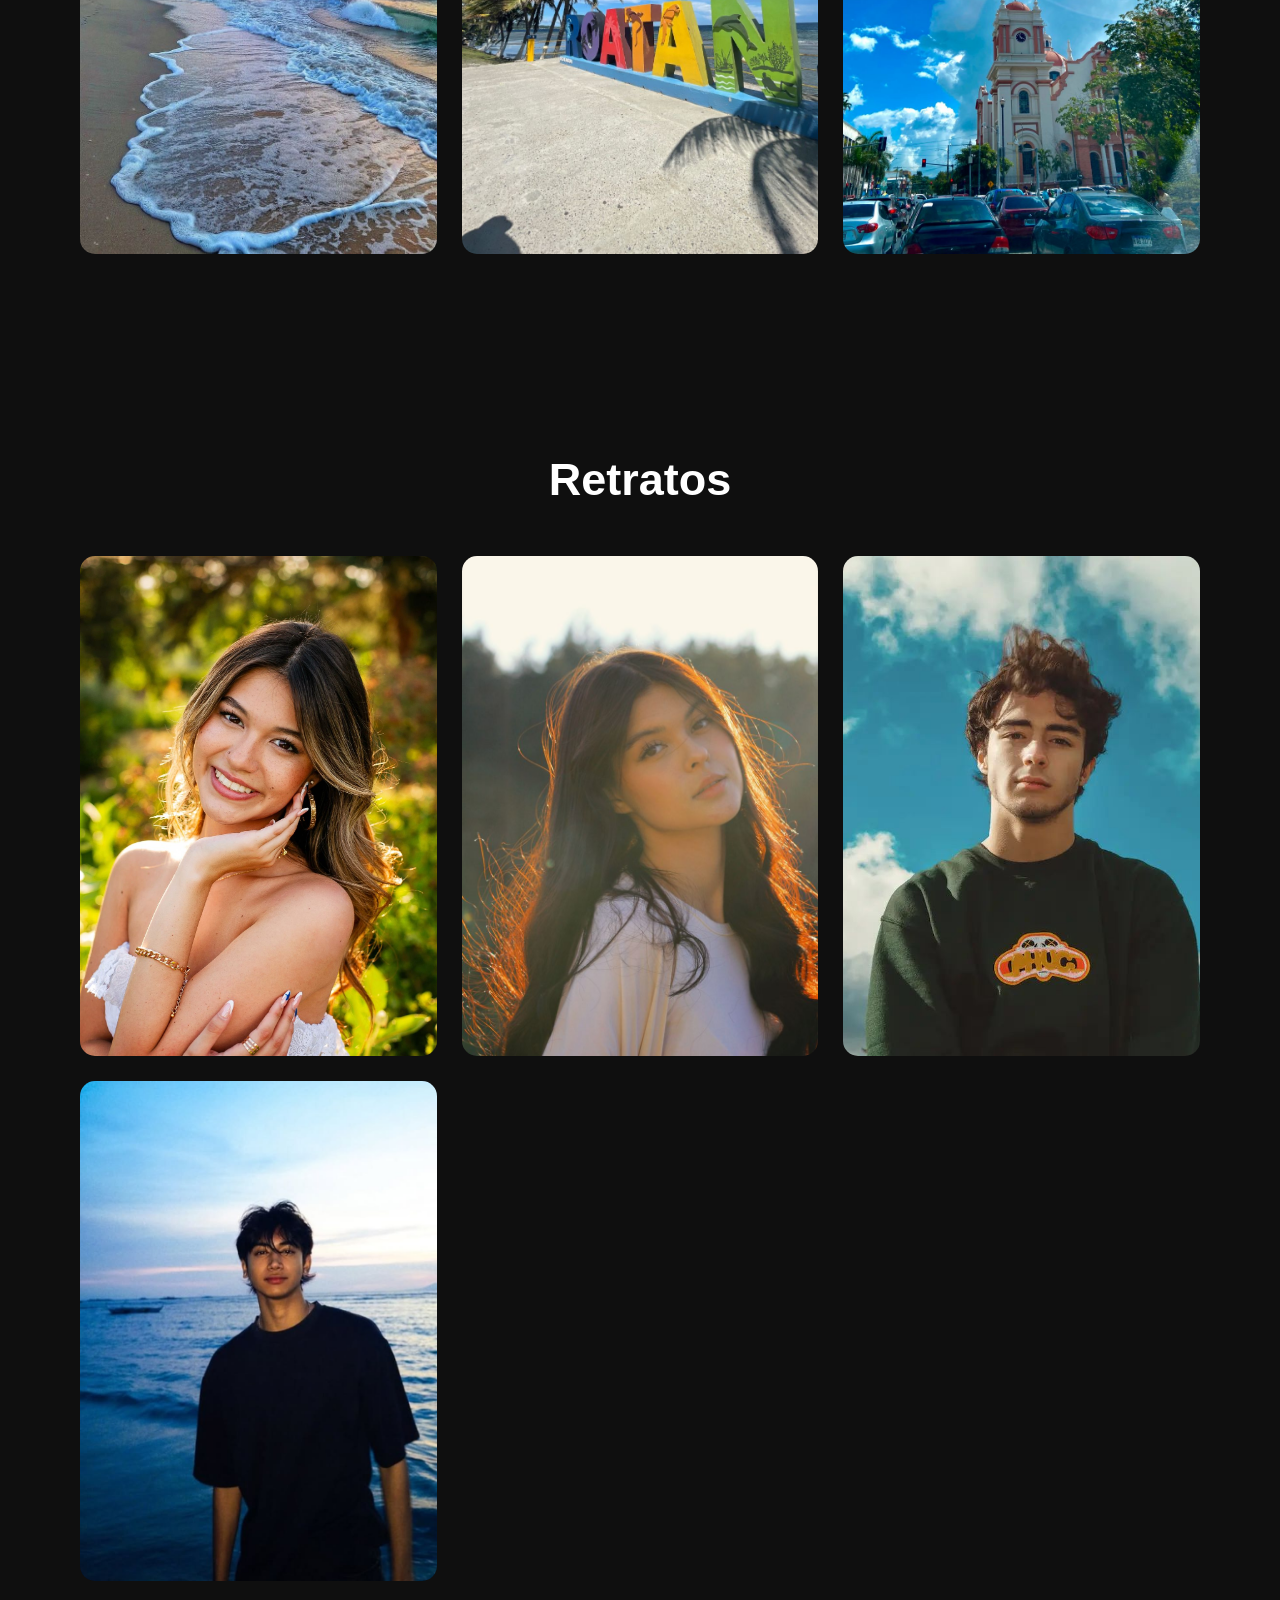
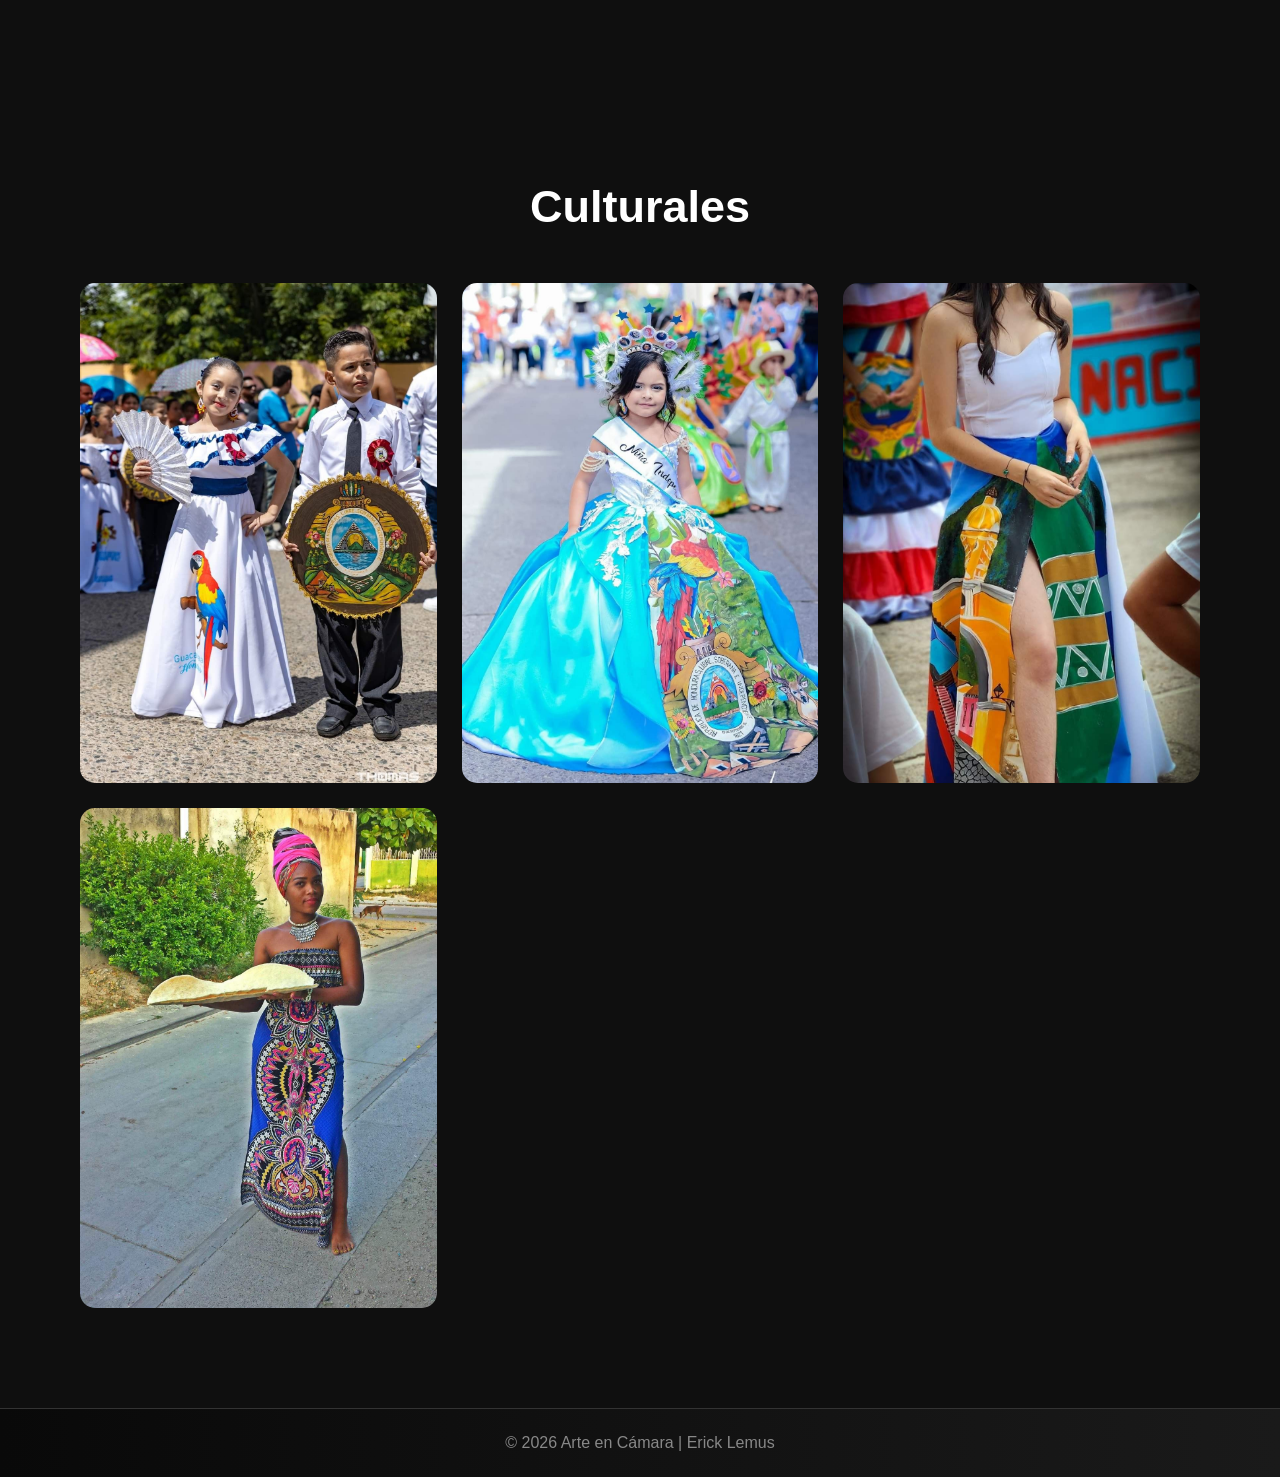
<file: galeria.html>
<!DOCTYPE html>
<html lang="en">
<head>
    <meta charset="UTF-8">
    <meta name="viewport" content="width=device-width, initial-scale=1.0">
    <link rel="stylesheet" href="estilo.css">
    <link rel="shortcout icon" href="baner.jpg">
    <title>Arte en cámara</title>

    <link rel="icon" type="image/png" sizes="16x16" href="favicon-16x16.png">
</head>

<body>

<header>
    <div class="logo">
      <img src="logooo.jpg" alt="Arte en Cámara" class="logo-img">
      <span>Arte en Cámara</span>
    </div>
    <nav>
        <a href="index.html">Inicio</a>
        <a href="galeria.html">Galería</a>
        <a href="index.html#sobre">Sobre mí</a>
        <a href="index.html#contacto">Contacto</a>
      <div class="dropdown">
        <a href="#temas">Temas ▾</a>
        <div class="dropdown-content">
          <a href="historia.html">Historia de la Fotografía</a>
          <a href="tipos.html">Tipos de Fotografía</a>
          <a href="camaras.html">Tipos de Cámaras</a>
          <a href="angulos.html">Tipos de ángulos</a>
          <a href="edicion.html">Edición Fotográfica</a>
        </div>
      </div>
    </nav>
</header>

<section class="fondo">

    <div class="fondo-content">
      <h1>Capturando Momentos</h1>
      <p>Fotografía profesional para eventos, retratos y paisajes.</p>

      <a href="galeria.html" class="btn">
        Ver Galería
      </a>
    </div>

  </section>

  <section class="galeria" id="eventos">
    <h2 class="titulo">Eventos</h2>
    <div class="contenedor-galeria">
      <div class="foto"><img src="imag/event01.jpg"></div>
      <div class="foto"><img src="imag/event02.jpg"></div>
      <div class="foto"><img src="imag/event03.jpg"></div>
      <div class="foto"><img src="imag/event04.jpg"></div>
   </div>
  </section>

<section class="galeria" id="paisajes">
  <h2 class="titulo">Paisajes</h2>
  <div class="contenedor-galeria">
    <div class="foto"><img src="imag/paisaje01.jpg"></div>
    <div class="foto"><img src="imag/paisaje02.jpg"></div>
    <div class="foto"><img src="imag/paisaje03.jpg"></div>
    <div class="foto"><img src="imag/paisaje04.jpg"></div>
    <div class="foto"><img src="imag/paisaje05.jpg"></div>
    <div class="foto"><img src="imag/paisaje06.jpg"></div>
  </div>
</section>

<section class="galeria" id="retratos">
  <h2 class="titulo">Retratos</h2>
  <div class="contenedor-galeria">
    <div class="foto"><img src="imag/retra01.jpg"></div>
    <div class="foto"><img src="imag/retra02.jpg"></div>
    <div class="foto"><img src="imag/retra03.jpg"></div>
    <div class="foto"><img src="imag/retra04.jpg"></div>
  </div>
</section>

<section class="galeria" id="cultura">
  <h2 class="titulo">Culturales</h2>
  <div class="contenedor-galeria">
    <div class="foto"><img src="imag/cultura01.jpg"></div>
    <div class="foto"><img src="imag/cultura02.jpg"></div>
    <div class="foto"><img src="imag/cultura03.jpg"></div>
    <div class="foto"><img src="imag/cultura.jpg"></div>
  </div>
</section>

  <footer>
    <p>© 2026 Arte en Cámara | Erick Lemus</p>
  </footer>
</body>
</html>
</file>
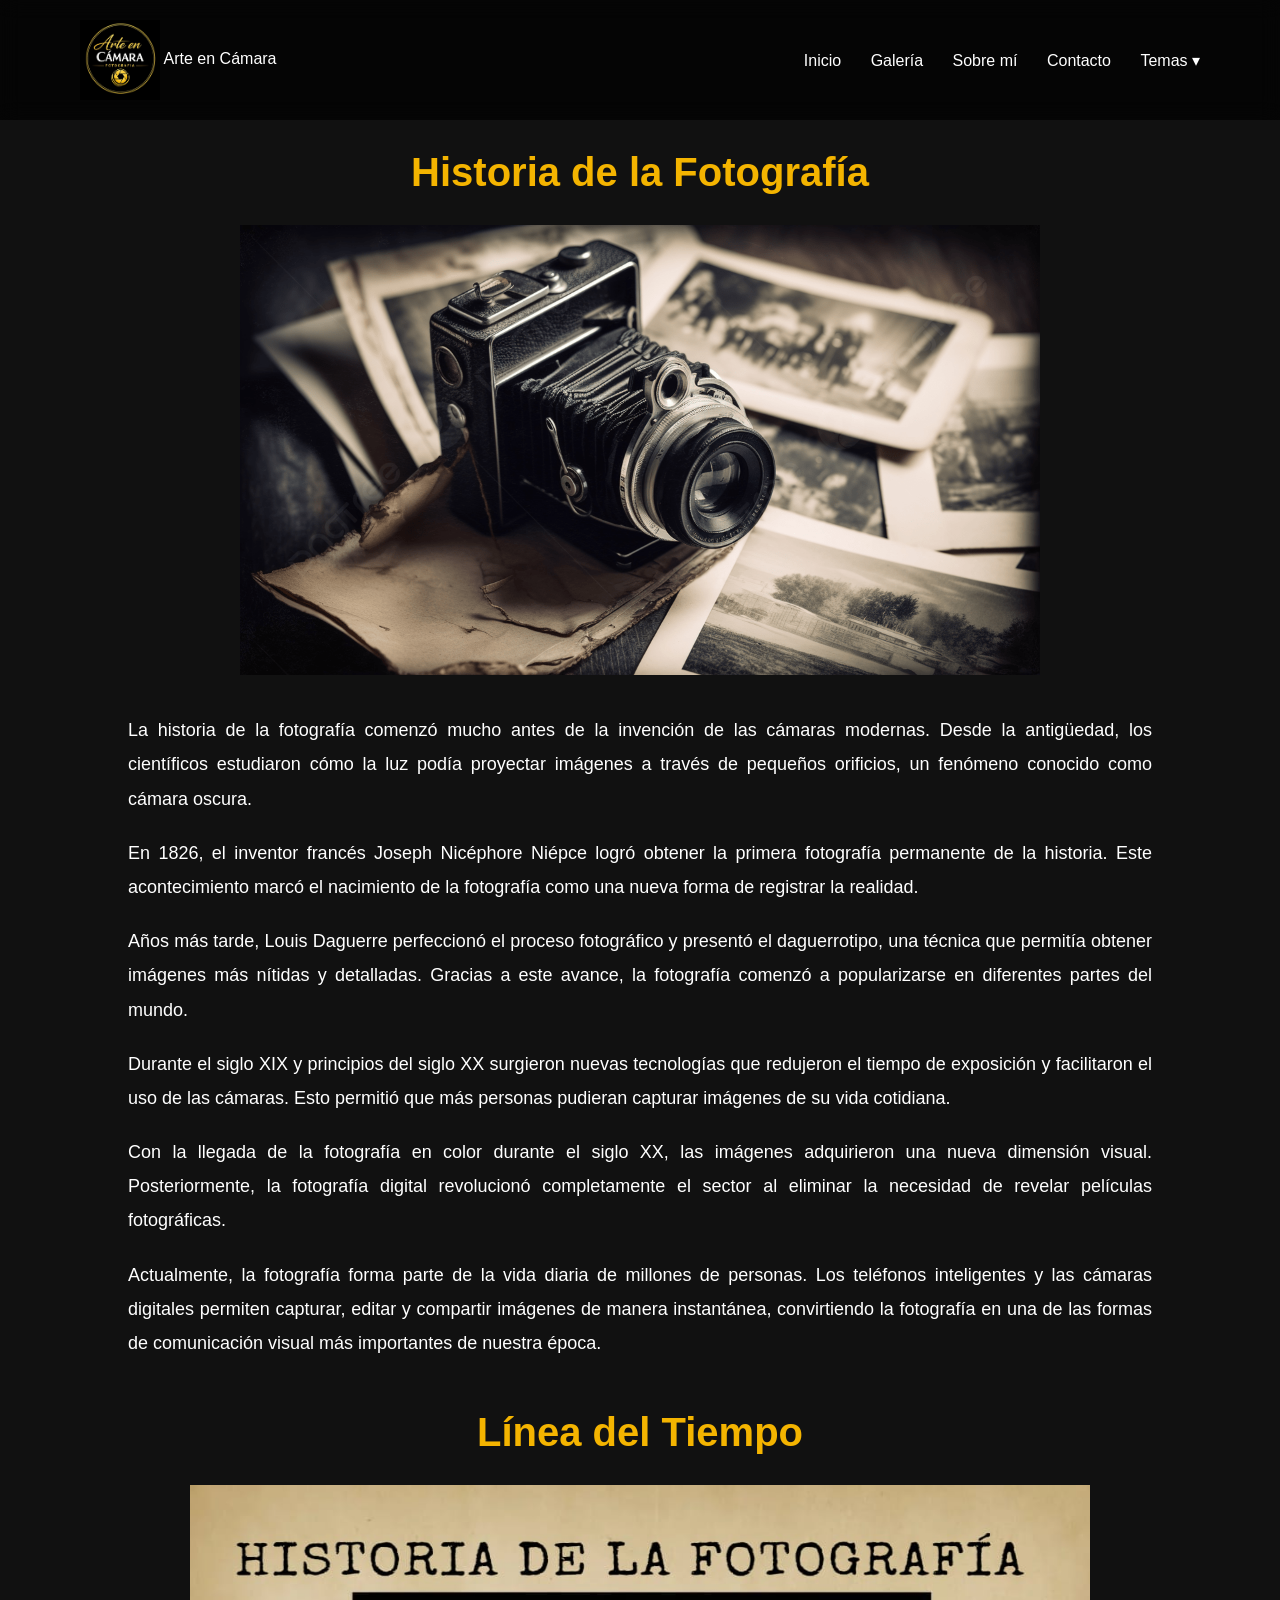
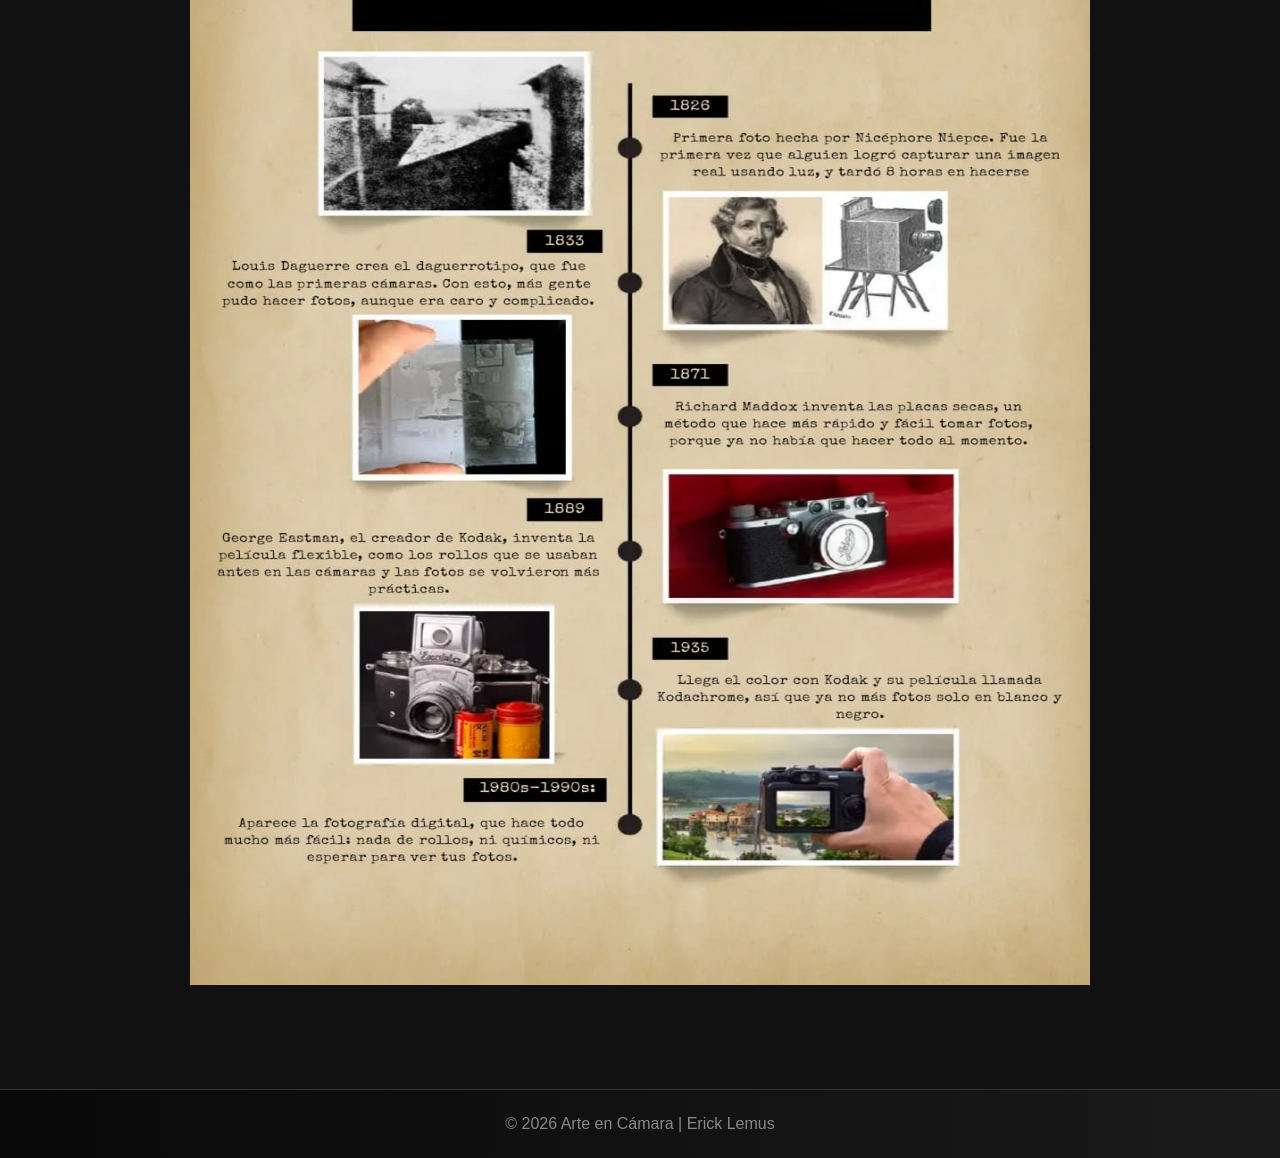
<file: historia.html>
<!DOCTYPE html>
<html lang="es">
<head>
    <meta charset="UTF-8">
    <meta name="viewport" content="width=device-width, initial-scale=1.0">
    <title>Historia de la Fotografía | Arte en Cámara</title>
    <link rel="stylesheet" href="estilo.css">
    <link rel="icon" type="image/png" sizes="16x16" href="favicon-16x16.png">
</head>
<body>
<header>
    <div class="logo">
      <img src="logooo.jpg" alt="Arte en Cámara" class="logo-img">
      <span>Arte en Cámara</span>
    </div>
    <nav>
        <a href="index.html">Inicio</a>
        <a href="galeria.html">Galería</a>
        <a href="index.html#sobre">Sobre mí</a>
        <a href="index.html#contacto">Contacto</a>
      <div class="dropdown">
        <a href="#temas">Temas ▾</a>
        <div class="dropdown-content">
          <a href="historia.html">Historia de la Fotografía</a>
          <a href="tipos.html">Tipos de Fotografía</a>
          <a href="camaras.html">Tipos de Cámaras</a>
          <a href="angulos.html">Tipos de ángulos</a>
          <a href="edicion.html">Edición Fotográfica</a>
        </div>
      </div>
    </nav>
</header>

<section class="info-fotografia" style="padding-top:150px;">
    <div class="contenido">
        <h2>Historia de la Fotografía</h2>
        <div style="text-align: center;">
            <img src="imag/historia.jpg" style="height: 450px; width: 800px;">
        </div>
        <p>
            <br>La historia de la fotografía comenzó mucho antes de la invención de las cámaras modernas.
            Desde la antigüedad, los científicos estudiaron cómo la luz podía proyectar imágenes a través
            de pequeños orificios, un fenómeno conocido como cámara oscura.
        </p>

        <p>
            En 1826, el inventor francés Joseph Nicéphore Niépce logró obtener la primera fotografía
            permanente de la historia. Este acontecimiento marcó el nacimiento de la fotografía como una
            nueva forma de registrar la realidad.
        </p>

        <p>
            Años más tarde, Louis Daguerre perfeccionó el proceso fotográfico y presentó el daguerrotipo,
            una técnica que permitía obtener imágenes más nítidas y detalladas. Gracias a este avance,
            la fotografía comenzó a popularizarse en diferentes partes del mundo.
        </p>

        <p>
            Durante el siglo XIX y principios del siglo XX surgieron nuevas tecnologías que redujeron
            el tiempo de exposición y facilitaron el uso de las cámaras. Esto permitió que más personas
            pudieran capturar imágenes de su vida cotidiana.
        </p>

        <p>
            Con la llegada de la fotografía en color durante el siglo XX, las imágenes adquirieron una
            nueva dimensión visual. Posteriormente, la fotografía digital revolucionó completamente el
            sector al eliminar la necesidad de revelar películas fotográficas.
        </p>

        <p>
            Actualmente, la fotografía forma parte de la vida diaria de millones de personas. Los teléfonos
            inteligentes y las cámaras digitales permiten capturar, editar y compartir imágenes de manera
            instantánea, convirtiendo la fotografía en una de las formas de comunicación visual más importantes
            de nuestra época.
        </p>

        <h2 style="margin-top:50px;">Línea del Tiempo</h2>
        <div style="text-align: center;">
            <img src="imag/linea.jpeg" style="height: 1100px; width: 900px;">
        </div>
    </div>
</section>

  <footer>
    <p>© 2026 Arte en Cámara | Erick Lemus</p>
  </footer>

</body>
</html>
</file>
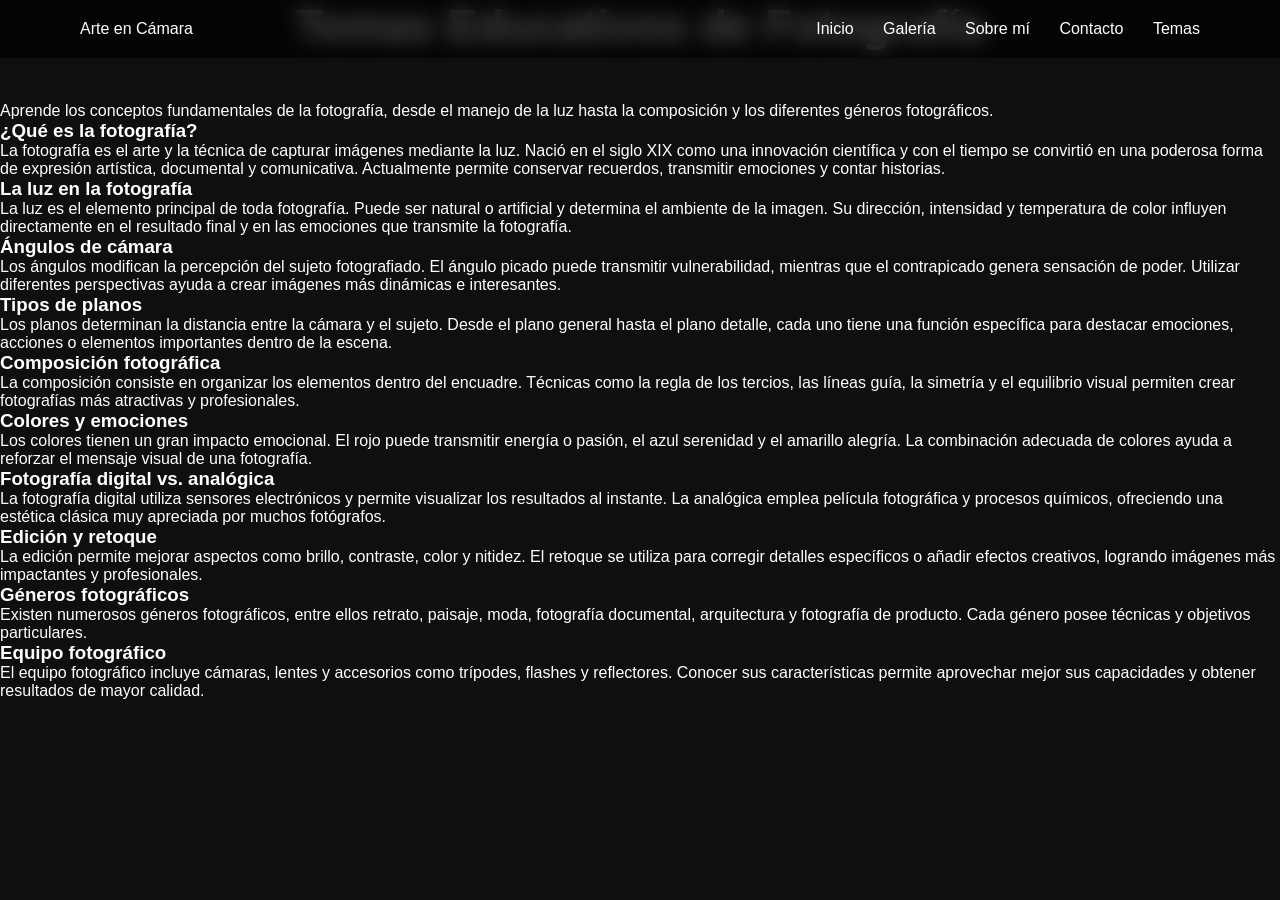
<file: tema.html>
<!DOCTYPE html>
<html lang="es">
<head>
  <meta charset="UTF-8">
  <meta name="viewport" content="width=device-width, initial-scale=1.0">
  <link rel="stylesheet" href="estilo.css">
  <title>Temas de Fotografía</title>
</head>
<body>

  <header>
    <div class="logo">
      Arte en<span> Cámara</span>
    </div>
    <nav>
      <a href="index.html">Inicio</a>
      <a href="galeria.html">Galería</a>
      <a href="index.html#sobre">Sobre mí</a>
      <a href="index.html#contacto">Contacto</a>
      <a href="tema.html">Temas</a>
    </nav>
  </header>

<section class="temas" id="temas">

    <div class="encabezado-seccion">
        <h2 class="titulo">Temas Educativos de Fotografía</h2>
        <p class="descripcion">
            Aprende los conceptos fundamentales de la fotografía, desde el manejo de la luz
            hasta la composición y los diferentes géneros fotográficos.
        </p>
    </div>

    <div class="contenedor-temas">

        <article class="tema">
            <h3> ¿Qué es la fotografía?</h3>
            <p>
                La fotografía es el arte y la técnica de capturar imágenes mediante la luz.
                Nació en el siglo XIX como una innovación científica y con el tiempo se convirtió
                en una poderosa forma de expresión artística, documental y comunicativa.
                Actualmente permite conservar recuerdos, transmitir emociones y contar historias.
            </p>
        </article>

        <article class="tema">
            <h3> La luz en la fotografía</h3>
            <p>
                La luz es el elemento principal de toda fotografía. Puede ser natural o artificial
                y determina el ambiente de la imagen. Su dirección, intensidad y temperatura de color
                influyen directamente en el resultado final y en las emociones que transmite la fotografía.
            </p>
        </article>

        <article class="tema">
            <h3> Ángulos de cámara</h3>
            <p>
                Los ángulos modifican la percepción del sujeto fotografiado. El ángulo picado puede
                transmitir vulnerabilidad, mientras que el contrapicado genera sensación de poder.
                Utilizar diferentes perspectivas ayuda a crear imágenes más dinámicas e interesantes.
            </p>
        </article>

        <article class="tema">
            <h3> Tipos de planos</h3>
            <p>
                Los planos determinan la distancia entre la cámara y el sujeto. Desde el plano general
                hasta el plano detalle, cada uno tiene una función específica para destacar emociones,
                acciones o elementos importantes dentro de la escena.
            </p>
        </article>

        <article class="tema">
            <h3> Composición fotográfica</h3>
            <p>
                La composición consiste en organizar los elementos dentro del encuadre.
                Técnicas como la regla de los tercios, las líneas guía, la simetría y el equilibrio
                visual permiten crear fotografías más atractivas y profesionales.
            </p>
        </article>

        <article class="tema">
            <h3> Colores y emociones</h3>
            <p>
                Los colores tienen un gran impacto emocional. El rojo puede transmitir energía o pasión,
                el azul serenidad y el amarillo alegría. La combinación adecuada de colores ayuda a reforzar
                el mensaje visual de una fotografía.
            </p>
        </article>

        <article class="tema">
            <h3> Fotografía digital vs. analógica</h3>
            <p>
                La fotografía digital utiliza sensores electrónicos y permite visualizar los resultados
                al instante. La analógica emplea película fotográfica y procesos químicos, ofreciendo una
                estética clásica muy apreciada por muchos fotógrafos.
            </p>
        </article>

        <article class="tema">
            <h3> Edición y retoque</h3>
            <p>
                La edición permite mejorar aspectos como brillo, contraste, color y nitidez.
                El retoque se utiliza para corregir detalles específicos o añadir efectos creativos,
                logrando imágenes más impactantes y profesionales.
            </p>
        </article>

        <article class="tema">
            <h3> Géneros fotográficos</h3>
            <p>
                Existen numerosos géneros fotográficos, entre ellos retrato, paisaje, moda,
                fotografía documental, arquitectura y fotografía de producto. Cada género posee
                técnicas y objetivos particulares.
            </p>
        </article>

        <article class="tema">
            <h3> Equipo fotográfico</h3>
            <p>
                El equipo fotográfico incluye cámaras, lentes y accesorios como trípodes,
                flashes y reflectores. Conocer sus características permite aprovechar mejor
                sus capacidades y obtener resultados de mayor calidad.
            </p>
        </article>

    </div>

</section>

</body>
</html>
</file>
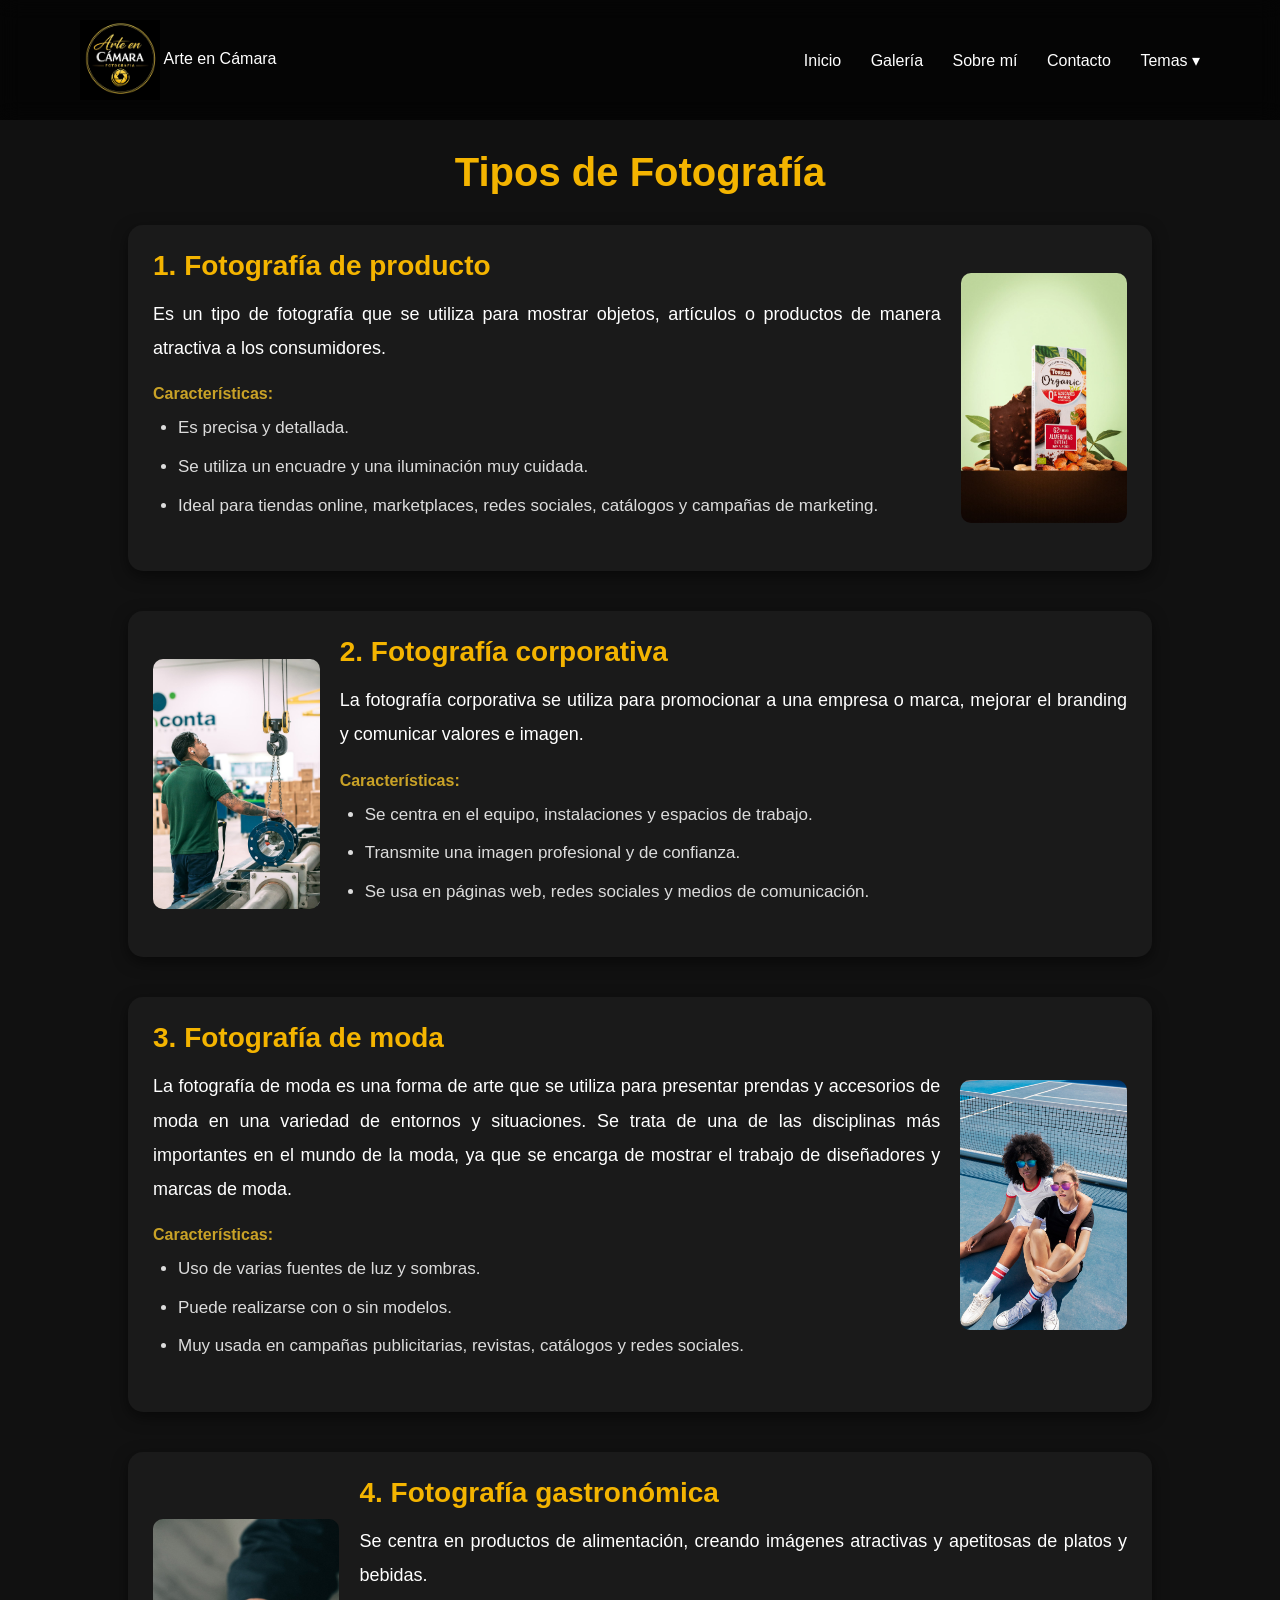
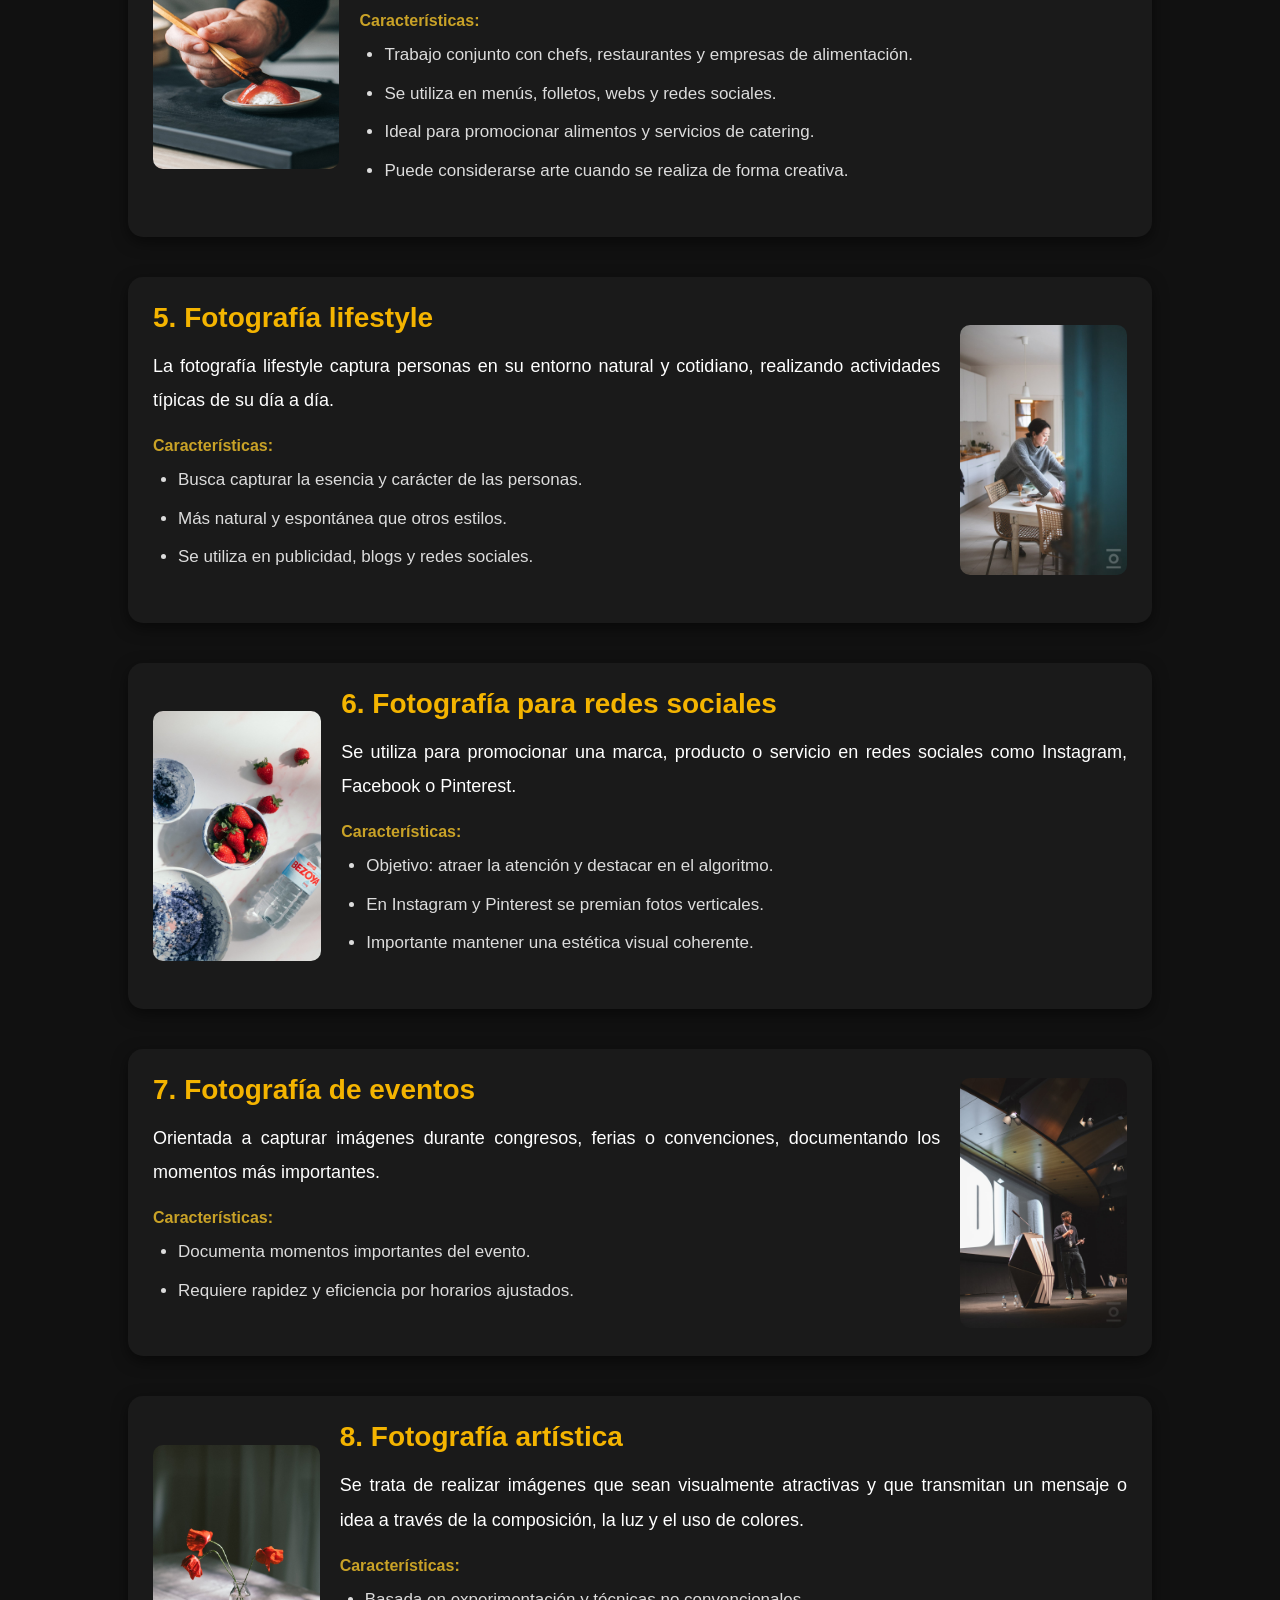
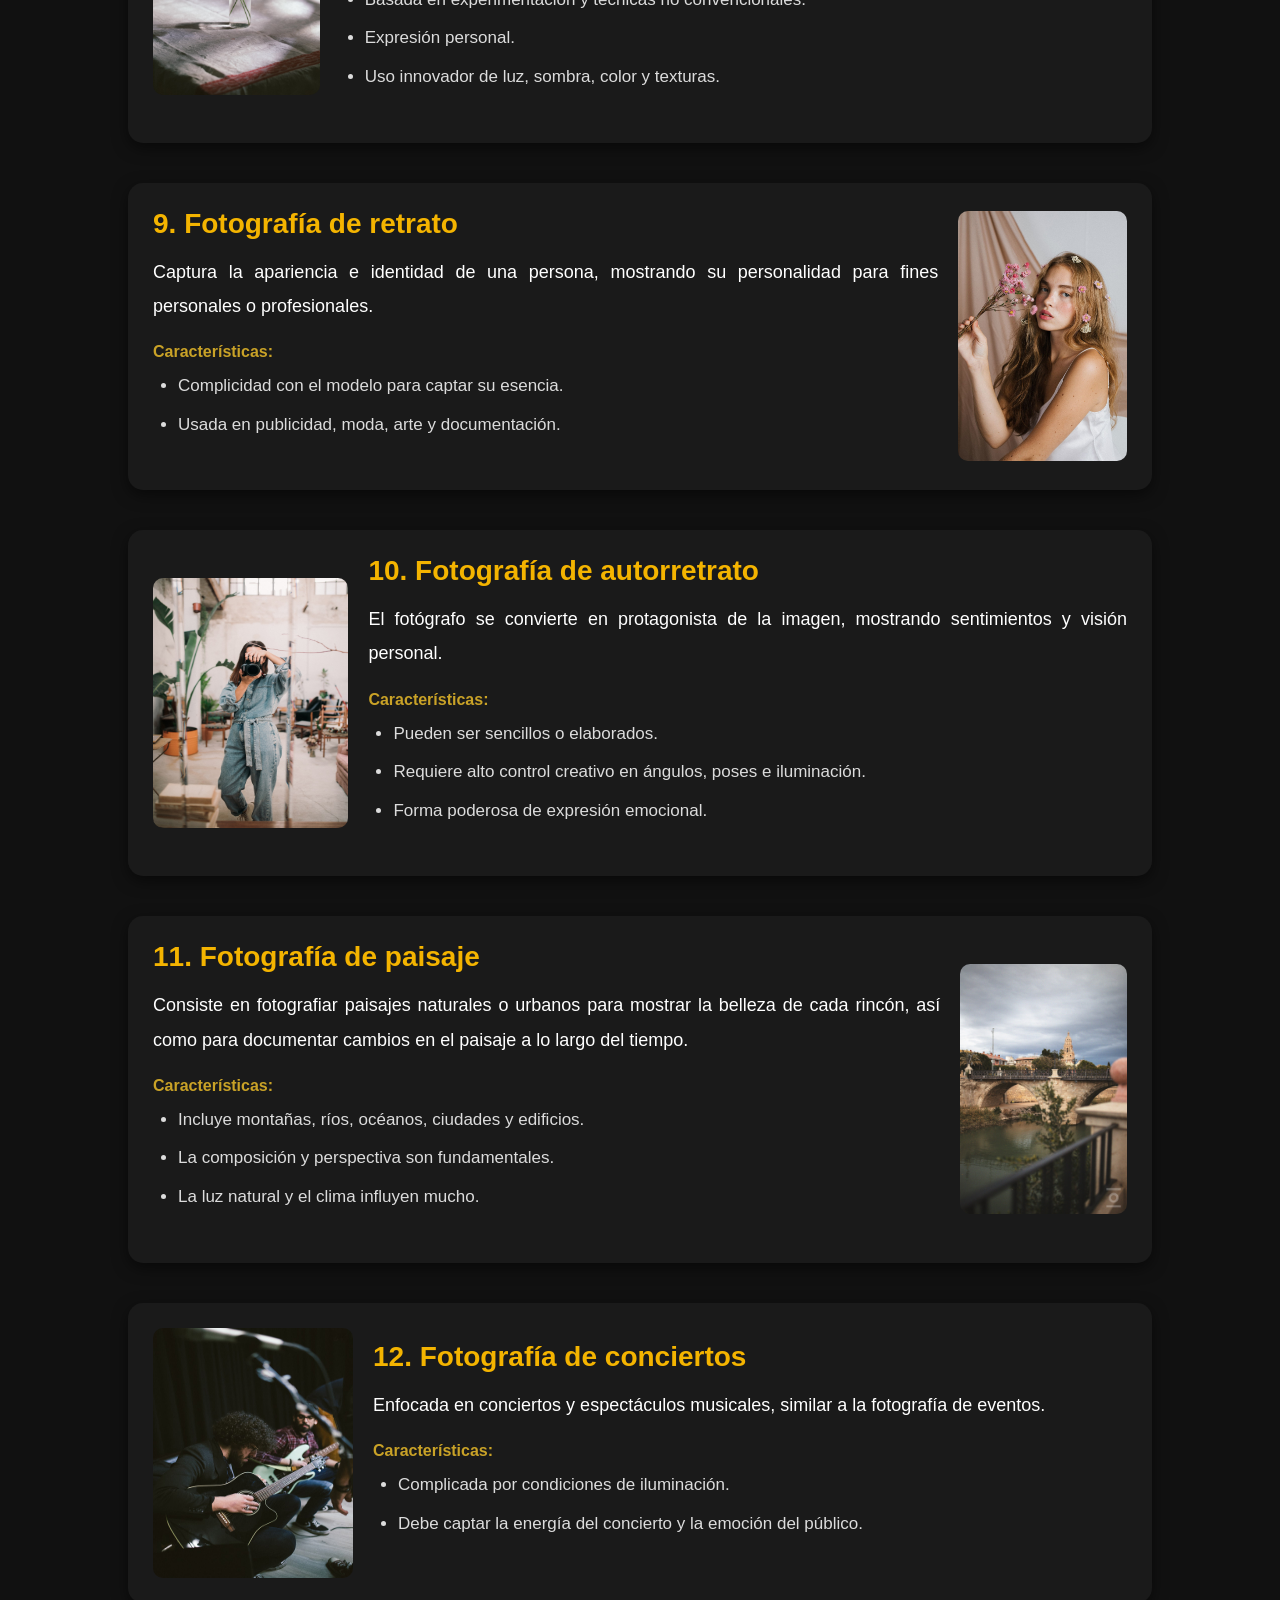
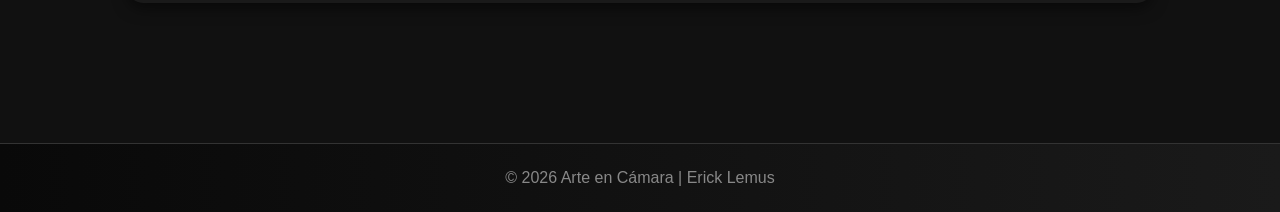
<file: tipos.html>
<!DOCTYPE html>
<html lang="es">
<head>
    <meta charset="UTF-8">
    <meta name="viewport" content="width=device-width, initial-scale=1.0">
    <title>Tipos de Fotografía | Arte en Cámara</title>
    <link rel="stylesheet" href="estilo.css">
    <link rel="icon" type="image/png" sizes="16x16" href="favicon-16x16.png">
</head>
<body>
<header>
    <div class="logo">
      <img src="logooo.jpg" alt="Arte en Cámara" class="logo-img">
      <span>Arte en Cámara</span>
    </div>
    <nav>
        <a href="index.html">Inicio</a>
        <a href="galeria.html">Galería</a>
        <a href="index.html#sobre">Sobre mí</a>
        <a href="index.html#contacto">Contacto</a>
      <div class="dropdown">
        <a href="#temas">Temas ▾</a>
        <div class="dropdown-content">
          <a href="historia.html">Historia de la Fotografía</a>
          <a href="tipos.html">Tipos de Fotografía</a>
          <a href="camaras.html">Tipos de Cámaras</a>
          <a href="angulos.html">Tipos de ángulos</a>
          <a href="edicion.html">Edición Fotográfica</a>
        </div>
      </div>
    </nav>
</header>

<section class="info-fotografia" style="padding-top:150px;">
  <h2>Tipos de Fotografía</h2>

  <div class="bloque-foto">
    <img src="tipos/01.jpg" alt="Fotografía de producto">
    <div>
      <h3>1. Fotografía de producto</h3>
      <p>Es un tipo de fotografía que se utiliza para mostrar objetos, artículos o productos de manera atractiva a los consumidores.</p>
      <strong>Características:</strong>
      <ul>
        <li>Es precisa y detallada.</li>
        <li>Se utiliza un encuadre y una iluminación muy cuidada.</li>
        <li>Ideal para tiendas online, marketplaces, redes sociales, catálogos y campañas de marketing.</li>
      </ul>
    </div>
  </div>

  <div class="bloque-foto">
    <img src="tipos/02.jpg" alt="Fotografía corporativa">
    <div>
      <h3>2. Fotografía corporativa</h3>
      <p>La fotografía corporativa se utiliza para promocionar a una empresa o marca, mejorar el branding y comunicar valores e imagen.</p>
      <strong>Características:</strong>
      <ul>
        <li>Se centra en el equipo, instalaciones y espacios de trabajo.</li>
        <li>Transmite una imagen profesional y de confianza.</li>
        <li>Se usa en páginas web, redes sociales y medios de comunicación.</li>
      </ul>
    </div>
  </div>

  <div class="bloque-foto">
    <img src="tipos/03.jpg" alt="Fotografía de moda">
    <div>
      <h3>3. Fotografía de moda</h3>
      <p>La fotografía de moda es una forma de arte que se utiliza para presentar 
        prendas y accesorios de moda en una variedad de entornos y situaciones. Se trata de una de las 
        disciplinas más importantes en el mundo de la moda, ya que se encarga de mostrar el trabajo de diseñadores y marcas de moda.</p>
      <strong>Características:</strong>
      <ul>
        <li>Uso de varias fuentes de luz y sombras.</li>
        <li>Puede realizarse con o sin modelos.</li>
        <li>Muy usada en campañas publicitarias, revistas, catálogos y redes sociales.</li>
      </ul>
    </div>
  </div>

  <div class="bloque-foto">
    <img src="tipos/04.jpg" alt="Fotografía gastronómica">
    <div>
      <h3>4. Fotografía gastronómica</h3>
      <p>Se centra en productos de alimentación, creando imágenes atractivas y apetitosas de platos y bebidas.</p>
      <strong>Características:</strong>
      <ul>
        <li>Trabajo conjunto con chefs, restaurantes y empresas de alimentación.</li>
        <li>Se utiliza en menús, folletos, webs y redes sociales.</li>
        <li>Ideal para promocionar alimentos y servicios de catering.</li>
        <li>Puede considerarse arte cuando se realiza de forma creativa.</li>
      </ul>
    </div>
  </div>

  <div class="bloque-foto">
    <img src="tipos/06.jpeg" alt="Fotografía lifestyle">
    <div>
      <h3>5. Fotografía lifestyle</h3>
      <p>La fotografía lifestyle captura personas en su entorno natural y cotidiano, realizando actividades típicas de su día a día.</p>
      <strong>Características:</strong>
      <ul>
        <li>Busca capturar la esencia y carácter de las personas.</li>
        <li>Más natural y espontánea que otros estilos.</li>
        <li>Se utiliza en publicidad, blogs y redes sociales.</li>
      </ul>
    </div>
  </div>

  <div class="bloque-foto">
    <img src="tipos/05.jpeg" alt="Fotografía para redes sociales">
    <div>
      <h3>6. Fotografía para redes sociales</h3>
      <p>Se utiliza para promocionar una marca, producto o servicio en redes sociales como Instagram, Facebook o Pinterest.</p>
      <strong>Características:</strong>
      <ul>
        <li>Objetivo: atraer la atención y destacar en el algoritmo.</li>
        <li>En Instagram y Pinterest se premian fotos verticales.</li>
        <li>Importante mantener una estética visual coherente.</li>
      </ul>
    </div>
  </div>

  <div class="bloque-foto">
    <img src="tipos/07.jpg" alt="Fotografía de eventos">
    <div>
      <h3>7. Fotografía de eventos</h3>
      <p>Orientada a capturar imágenes durante congresos, ferias o convenciones, documentando los momentos más importantes.</p>
      <strong>Características:</strong>
      <ul>
        <li>Documenta momentos importantes del evento.</li>
        <li>Requiere rapidez y eficiencia por horarios ajustados.</li>
      </ul>
    </div>
  </div>

  <div class="bloque-foto">
    <img src="tipos/08.jpg" alt="Fotografía artística">
    <div>
      <h3>8. Fotografía artística</h3>
      <p>Se trata de realizar imágenes que sean visualmente atractivas y que transmitan un mensaje o idea a través de la 
        composición, la luz y el uso de colores.</p>
      <strong>Características:</strong>
      <ul>
        <li>Basada en experimentación y técnicas no convencionales.</li>
        <li>Expresión personal.</li>
        <li>Uso innovador de luz, sombra, color y texturas.</li>
      </ul>
    </div>
  </div>

  <div class="bloque-foto">
    <img src="tipos/09.jpg" alt="Fotografía de retrato">
    <div>
      <h3>9. Fotografía de retrato</h3>
      <p>Captura la apariencia e identidad de una persona, mostrando su personalidad para fines personales o profesionales.</p>
      <strong>Características:</strong>
      <ul>
        <li>Complicidad con el modelo para captar su esencia.</li>
        <li>Usada en publicidad, moda, arte y documentación.</li>
      </ul>
    </div>
  </div>

  <div class="bloque-foto">
    <img src="tipos/10.jpg" alt="Fotografía de autorretrato">
    <div>
      <h3>10. Fotografía de autorretrato</h3>
      <p>El fotógrafo se convierte en protagonista de la imagen, mostrando sentimientos y visión personal.</p>
      <strong>Características:</strong>
      <ul>
        <li>Pueden ser sencillos o elaborados.</li>
        <li>Requiere alto control creativo en ángulos, poses e iluminación.</li>
        <li>Forma poderosa de expresión emocional.</li>
      </ul>
    </div>
  </div>

  <div class="bloque-foto">
    <img src="tipos/11.jpeg" alt="Fotografía de paisaje">
    <div>
      <h3>11. Fotografía de paisaje</h3>
      <p>Consiste en fotografiar paisajes naturales o urbanos para mostrar la belleza de cada rincón, así como 
        para documentar cambios en el paisaje a lo largo del tiempo.</p>
      <strong>Características:</strong>
      <ul>
        <li>Incluye montañas, ríos, océanos, ciudades y edificios.</li>
        <li>La composición y perspectiva son fundamentales.</li>
        <li>La luz natural y el clima influyen mucho.</li>
      </ul>
    </div>
  </div>

  <div class="bloque-foto">
    <img src="tipos/12.jpg" alt="Fotografía de conciertos">
    <div>
      <h3>12. Fotografía de conciertos</h3>
      <p>Enfocada en conciertos y espectáculos musicales, similar a la fotografía de eventos.</p>
      <strong>Características:</strong>
      <ul>
        <li>Complicada por condiciones de iluminación.</li>
        <li>Debe captar la energía del concierto y la emoción del público.</li>
      </ul>
    </div>
  </div>
</section>


  <footer>
    <p>© 2026 Arte en Cámara | Erick Lemus</p>
  </footer>

</body>
</html>
</file>
<file: estilo.css>
* 
{
  margin: 0;
  padding: 0;
  box-sizing: border-box;
  font-family: 'Poppins', sans-serif;
}

body {
  background: #0f0f0f;
  color: white;
}

header {
  width: 100%;
  padding: 20px 80px;
  display: flex;
  justify-content: space-between;
  align-items: center;
  position: fixed;
  top: 0;
  background: rgba(0,0,0,0.7);
  backdrop-filter: blur(10px);
  z-index: 1000;
}

.logo-img {
  height: 80px;
  width: 80px;
  vertical-align: middle;
}
@media (max-width: 768px) {
  header {
    padding: 15px 30px;
    flex-direction: column; 
    text-align: center;
  }
  .logo-img {
    height: 60px;
    width: auto;
  }
  nav a {
    margin: 10px;
    display: inline-block;
  }
}



nav a {
  text-decoration: none;
  color: white;
  margin-left: 25px;
  transition: 0.3s;
  font-weight: 500;
}

nav a:hover {
  color: #c9a227;
}

.fondo {
  height: 100vh;
  background: linear-gradient(rgba(0,0,0,0.5), rgba(0,0,0,0.6)), url(baner.jpg);
  background-size: cover;
  background-position: center;
  background-attachment: fixed;
  display: flex;
  justify-content: center;
  align-items: center;
  text-align: center;
  padding: 20px;
}

.fondo-content h1 {
  font-size: 70px;
  margin-bottom: 20px;
}

.fondo-content p {
  font-size: 20px;
  color: #dcdcdc;
  margin-bottom: 30px;
}

.btn {
  padding: 14px 35px;
  background: #c9a227;
  color: white;
  text-decoration: none;
  border-radius: 30px;
  transition: 0.3s;
  font-weight: 600;
}

@media (max-width: 768px) {
  .fondo-content h1 {
    font-size: 40px;
  }
  .fondo-content p {
    font-size: 16px;
  }
  .btn {
    padding: 10px 25px;
    font-size: 14px;
  }
}

.btn:hover {
  background: white;
  color: black;
}

.info-fotografia{
    padding: 100px 10%;
    background: #111;
    color: white;
}

.info-fotografia h2{
    text-align: center;
    font-size: 40px;
    margin-bottom: 30px;
    color: #f4b400;
}

.info-fotografia p{
    font-size: 18px;
    line-height: 1.9;
    margin-bottom: 20px;
    text-align: justify;
}


.galeria {
  padding: 100px 80px;
}

.titulo {
  text-align: center;
  font-size: 45px;
  margin-bottom: 50px;
}
.contenedor-galeria {
  display: grid;
  grid-template-columns: repeat(auto-fit, minmax(300px,1fr));
  gap: 25px;
}

.foto {
  height: 500px;   
  overflow: hidden;
  border-radius: 15px;
  position: relative;
}

.foto img {
  width: 100%;
  height: 100%;
  object-fit: cover; 
  transition: 0.5s;
  display: block;
}

.foto:hover img {
  transform: scale(1.1);
}

.ver-mas{
    text-align: center;
    margin-top: 40px;
}

.btn-ver-mas{
    display: inline-block;
    padding: 15px 35px;
    background: #d4a017;
    color: white;
    text-decoration: none;
    border-radius: 50px;
    font-weight: bold;
    transition: .3s;
}

.btn-ver-mas:hover{
    transform: translateY(-5px);
}


.sobre {
  padding: 100px 80px;
  display: flex;
  gap: 50px;
  align-items: center;
  flex-wrap: wrap;
}

.sobre img {
  width: 400px;
  border-radius: 20px;
}

.texto-sobre {
  flex: 1;
}

.texto-sobre h2 {
  color: #f4b400;
  font-size: 45px;
  margin-bottom: 20px;
}

.texto-sobre p {
  font-size: 18px;
  line-height: 1.9;
  margin-bottom: 20px;
}

.contacto {
  padding: 100px 80px;
  text-align: center;
  background: #0f0f0f;
}

.contacto h2 {
  font-size: 45px;
  margin-bottom: 40px;
  color: #c9a227;
  text-transform: uppercase;
  letter-spacing: 2px;
}

.contacto-box {
  display: inline-block;
  background: #1a1a1a;
  padding: 30px 50px;
  border-radius: 15px;
  box-shadow: 0 5px 20px rgba(0,0,0,0.6);
}

.contacto-box p {
  margin: 15px 0;
  font-size: 20px;
  color: #d0d0d0;
}

.contacto-box a {
  color: #c9a227;
  text-decoration: none;
  font-weight: bold;
  transition: all 0.3s ease;
}

.contacto-box a:hover {
  color: #fff;
  border-bottom: 2px solid #c9a227;
}


footer{
    text-align: center;
    padding: 25px;
    background: #090909;
    color: #888;
  background: linear-gradient(to right, #090909, #1a1a1a);
  border-top: 1px solid #333;
}
@media (max-width: 768px) {
  footer p {
    font-size: 14px;
  }
}


.dropdown{
    position: relative;
    display: inline-block;
}

.dropdown-content{
    display: none;
    position: absolute;
    top: 100%;
    left: 0;
    min-width: 230px;
    background: #111;
    border-radius: 10px;
    overflow: hidden;
    box-shadow: 0 5px 20px rgba(0,0,0,.5);
}

.dropdown-content a{
    display: block;
    padding: 12px 15px;
    margin: 0;
    color: white;
    text-decoration: none;
    transition: .3s;
}

.dropdown-content a:hover{
    background: #c9a227;
    color: white;
}

.dropdown:hover .dropdown-content{
    display: block;
}


.info-fotografia {
  padding: 100px 10%;
  background: #111;
  color: white;
}

.info-fotografia h3 {
  font-size: 28px;
  margin-bottom: 15px;
  color: #f4b400; 
}

.info-fotografia p {
  font-size: 18px;
  line-height: 1.9;
  margin-bottom: 20px;
  text-align: justify;
}

.info-fotografia strong {
  color: #c9a227; 
  display: block;
  margin-top: 10px;
  margin-bottom: 10px;
}

.info-fotografia ul {
  margin-left: 25px;
  margin-bottom: 25px;
}

.info-fotografia ul li {
  font-size: 17px;
  line-height: 1.8;
  margin-bottom: 8px;
  list-style: disc;
  color: #dcdcdc; 
}

h1, h2, h3 {
  animation: fadeInUp 1.5s ease forwards;
  opacity: 0;
}

@keyframes fadeInUp {
  from {
    opacity: 0;
    transform: translateY(30px);
  }
  to {
    opacity: 1;
    transform: translateY(0);
  }
}

.bloque-foto {
  background: #1a1a1a;
  padding: 25px;
  margin-bottom: 40px;
  border-radius: 15px;
  box-shadow: 0 5px 15px rgba(0,0,0,0.5);
  display: flex;
  align-items: center;
  gap: 20px;
}

@media (max-width: 768px) {
  .bloque-foto img, .fila img {
    width: 100%;
    height: auto;
  }
  .bloque-foto, .fila {
    text-align: center;
  }
}

.bloque-foto img {
  width: 200px;
  height: 250px;
  border-radius: 10px;
  transition: transform 0.3s;
}

.bloque-foto img:hover {
  transform: scale(1.05);
}

.bloque-foto:nth-child(even) {
  flex-direction: row-reverse;
}

@media (max-width: 768px) {
  .bloque-foto {
    flex-direction: column;
    text-align: center;
  }
  .bloque-foto img {
    width: 100%;
    height: auto;
  }
}

.fila {
  display: flex;
  align-items: center;
  gap: 40px;
  margin-bottom: 80px;
}

.fila.invertida {
  flex-direction: row-reverse;
}

.fila .texto {
  flex: 1;
}

.fila .imagen {
  flex: 1;
}

.fila img {
  width: 100%;
  border-radius: 15px;
  box-shadow: 0 5px 20px rgba(0,0,0,0.6);
  transition: transform 0.3s;
}

.fila img:hover {
  transform: scale(1.05);
}

@media (max-width: 768px) {
  .fila, .fila.invertida {
    flex-direction: column;
    text-align: center;
  }
}
</file>
